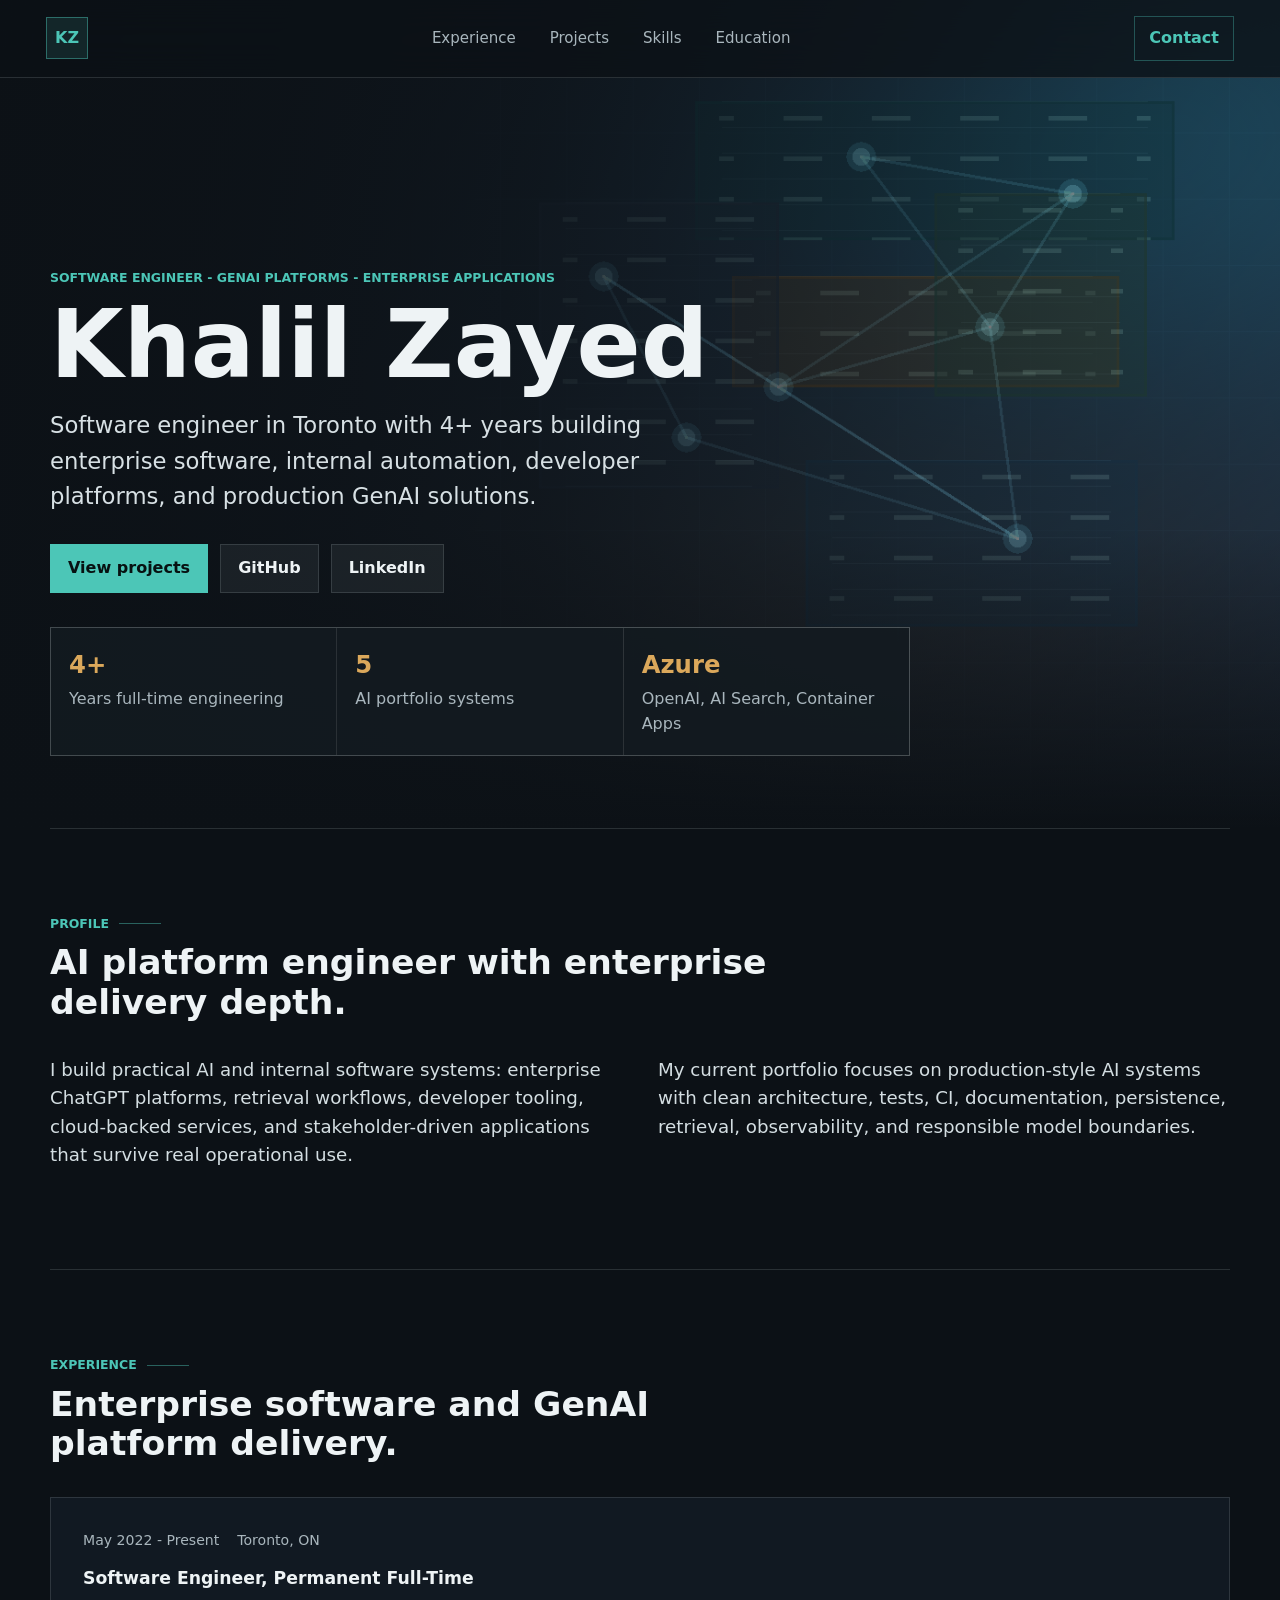
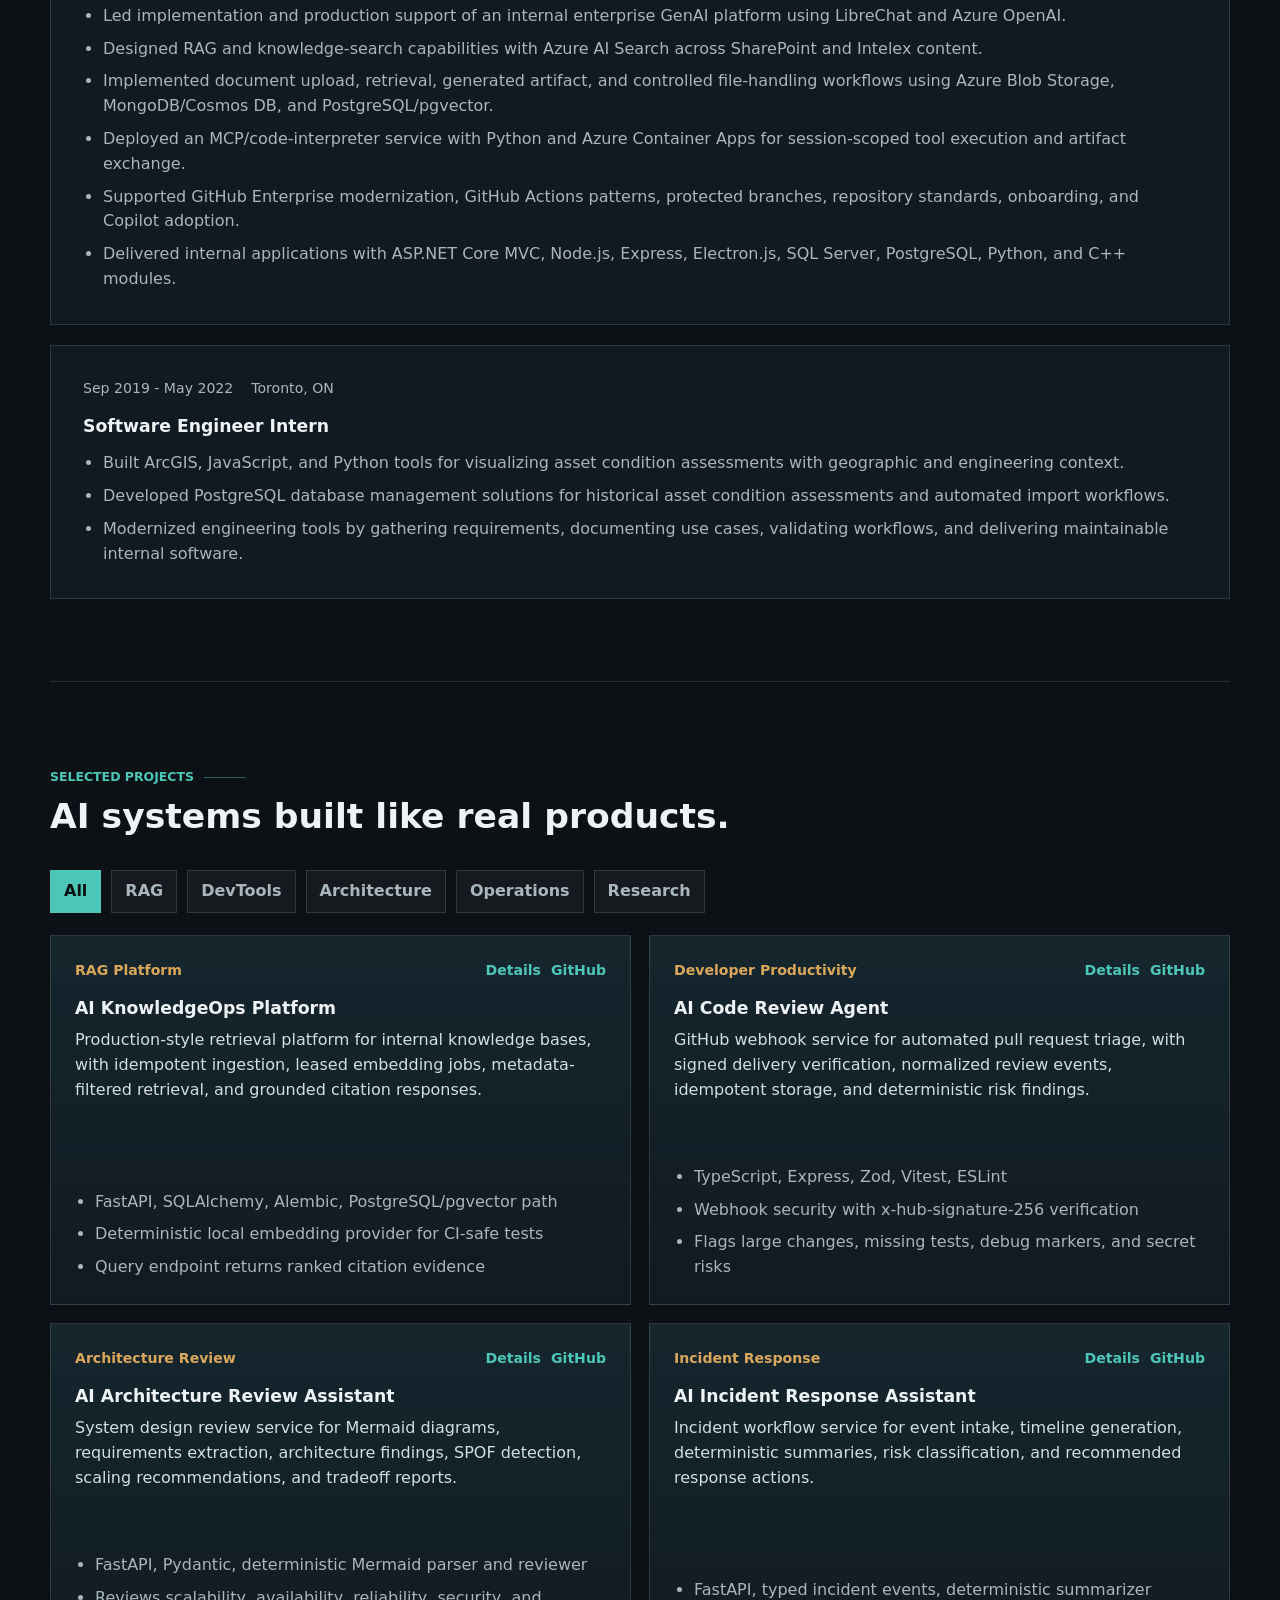
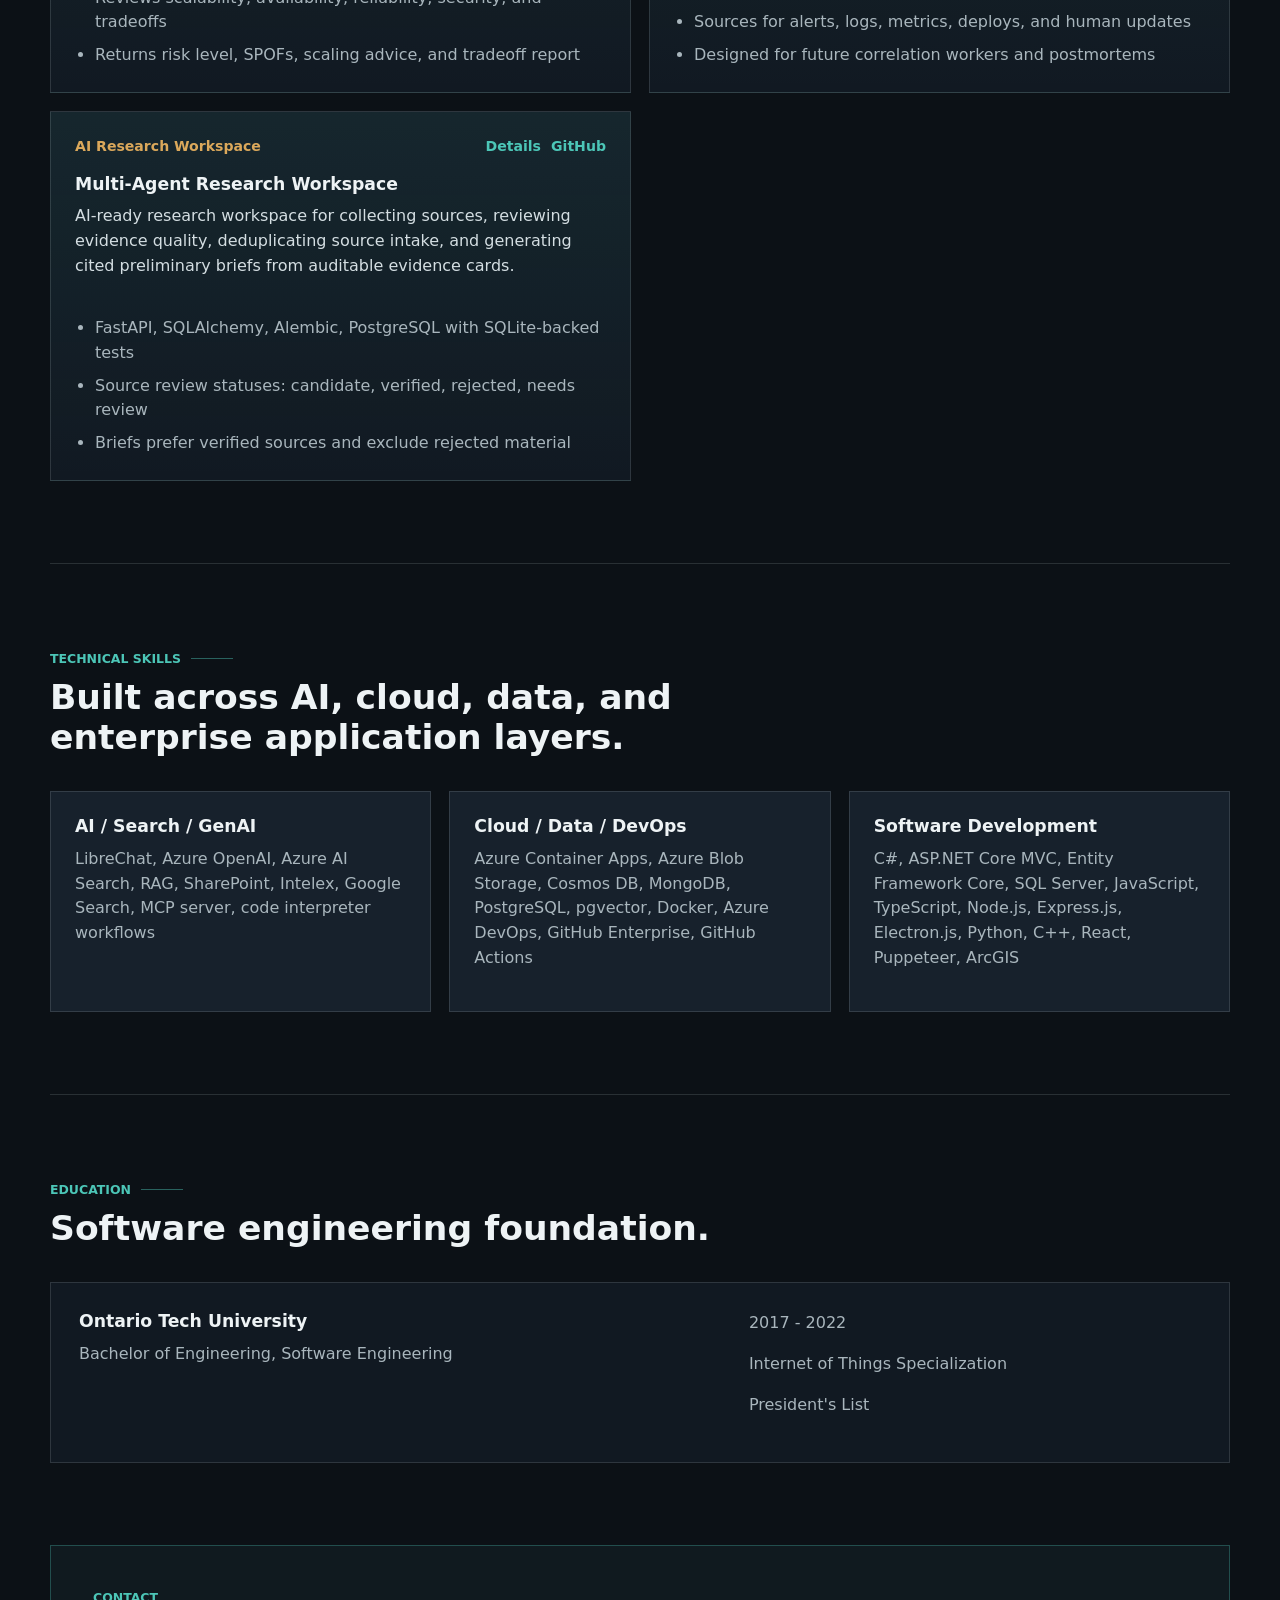
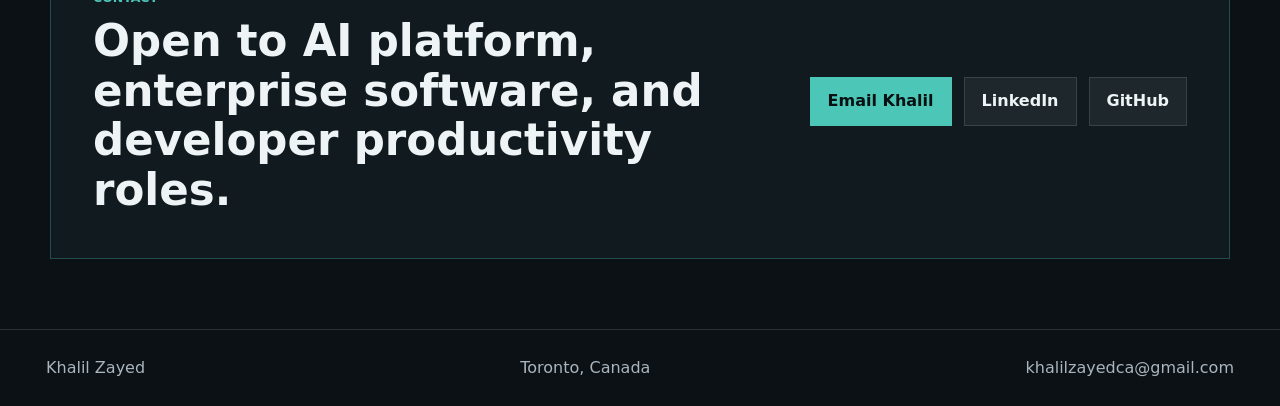
<file: index.html>
<!doctype html>
<html lang="en">
  <head>
    <meta charset="utf-8" />
    <meta name="viewport" content="width=device-width, initial-scale=1" />
    <meta
      name="description"
      content="Khalil Zayed - Software Engineer focused on GenAI platforms, enterprise applications, developer productivity, and AI product engineering."
    />
    <title>Khalil Zayed | Software Engineer</title>
    <link rel="preload" href="assets/hero-tech-workspace.png" as="image" />
    <link rel="stylesheet" href="styles.css" />
  </head>
  <body>
    <header class="site-header" data-header>
      <a class="brand" href="#top" aria-label="Khalil Zayed home">KZ</a>
      <nav class="nav" aria-label="Primary navigation">
        <a href="#experience">Experience</a>
        <a href="#projects">Projects</a>
        <a href="#skills">Skills</a>
        <a href="#education">Education</a>
      </nav>
      <a class="header-action" href="mailto:khalilzayedca@gmail.com">Contact</a>
    </header>

    <main id="top">
      <section class="hero" aria-labelledby="hero-title">
        <img
          class="hero-media"
          src="assets/hero-tech-workspace.png"
          alt="Abstract workstation with AI system dashboards and architecture panels"
        />
        <div class="hero-scrim"></div>
        <div class="hero-content">
          <p class="eyebrow">Software Engineer - GenAI Platforms - Enterprise Applications</p>
          <h1 id="hero-title">Khalil Zayed</h1>
          <p class="hero-copy">
            Software engineer in Toronto with 4+ years building enterprise software,
            internal automation, developer platforms, and production GenAI solutions.
          </p>
          <div class="hero-actions" aria-label="Profile links">
            <a class="button primary" href="#projects">View projects</a>
            <a class="button secondary" href="https://github.com/Zayedkz">GitHub</a>
            <a class="button secondary" href="https://linkedin.com/in/khalil-zayed">LinkedIn</a>
          </div>
          <dl class="hero-metrics" aria-label="Profile highlights">
            <div>
              <dt>4+</dt>
              <dd>Years full-time engineering</dd>
            </div>
            <div>
              <dt>5</dt>
              <dd>AI portfolio systems</dd>
            </div>
            <div>
              <dt>Azure</dt>
              <dd>OpenAI, AI Search, Container Apps</dd>
            </div>
          </dl>
        </div>
      </section>

      <section class="section profile-section" aria-labelledby="profile-title">
        <div class="section-heading">
          <p class="eyebrow">Profile</p>
          <h2 id="profile-title">AI platform engineer with enterprise delivery depth.</h2>
        </div>
        <div class="profile-grid">
          <p>
            I build practical AI and internal software systems: enterprise ChatGPT
            platforms, retrieval workflows, developer tooling, cloud-backed services,
            and stakeholder-driven applications that survive real operational use.
          </p>
          <p>
            My current portfolio focuses on production-style AI systems with clean
            architecture, tests, CI, documentation, persistence, retrieval, observability,
            and responsible model boundaries.
          </p>
        </div>
      </section>

      <section class="section experience-section" id="experience" aria-labelledby="experience-title">
        <div class="section-heading">
          <p class="eyebrow">Experience</p>
          <h2 id="experience-title">Enterprise software and GenAI platform delivery.</h2>
        </div>
        <div class="timeline">
          <article class="role">
            <div class="role-meta">
              <span>May 2022 - Present</span>
              <span>Toronto, ON</span>
            </div>
            <h3>Software Engineer, Permanent Full-Time</h3>
            <ul>
              <li>
                Led implementation and production support of an internal enterprise GenAI
                platform using LibreChat and Azure OpenAI.
              </li>
              <li>
                Designed RAG and knowledge-search capabilities with Azure AI Search across
                SharePoint and Intelex content.
              </li>
              <li>
                Implemented document upload, retrieval, generated artifact, and controlled
                file-handling workflows using Azure Blob Storage, MongoDB/Cosmos DB, and
                PostgreSQL/pgvector.
              </li>
              <li>
                Deployed an MCP/code-interpreter service with Python and Azure Container Apps
                for session-scoped tool execution and artifact exchange.
              </li>
              <li>
                Supported GitHub Enterprise modernization, GitHub Actions patterns,
                protected branches, repository standards, onboarding, and Copilot adoption.
              </li>
              <li>
                Delivered internal applications with ASP.NET Core MVC, Node.js, Express,
                Electron.js, SQL Server, PostgreSQL, Python, and C++ modules.
              </li>
            </ul>
          </article>
          <article class="role">
            <div class="role-meta">
              <span>Sep 2019 - May 2022</span>
              <span>Toronto, ON</span>
            </div>
            <h3>Software Engineer Intern</h3>
            <ul>
              <li>
                Built ArcGIS, JavaScript, and Python tools for visualizing asset condition
                assessments with geographic and engineering context.
              </li>
              <li>
                Developed PostgreSQL database management solutions for historical asset
                condition assessments and automated import workflows.
              </li>
              <li>
                Modernized engineering tools by gathering requirements, documenting use
                cases, validating workflows, and delivering maintainable internal software.
              </li>
            </ul>
          </article>
        </div>
      </section>

      <section class="section projects-section" id="projects" aria-labelledby="projects-title">
        <div class="section-heading">
          <p class="eyebrow">Selected Projects</p>
          <h2 id="projects-title">AI systems built like real products.</h2>
        </div>
        <div class="project-toolbar" aria-label="Project filters">
          <button class="filter-button active" type="button" data-filter="all">All</button>
          <button class="filter-button" type="button" data-filter="rag">RAG</button>
          <button class="filter-button" type="button" data-filter="devtools">DevTools</button>
          <button class="filter-button" type="button" data-filter="architecture">Architecture</button>
          <button class="filter-button" type="button" data-filter="ops">Operations</button>
          <button class="filter-button" type="button" data-filter="research">Research</button>
        </div>
        <div class="project-grid">
          <article class="project-card" data-category="rag">
            <div class="project-topline">
              <span>RAG Platform</span>
              <div class="project-links">
                <a href="projects/ai-knowledgeops-platform.html">Details</a>
                <a href="https://github.com/Zayedkz/ai-knowledgeops-platform">GitHub</a>
              </div>
            </div>
            <h3>AI KnowledgeOps Platform</h3>
            <p>
              Production-style retrieval platform for internal knowledge bases, with
              idempotent ingestion, leased embedding jobs, metadata-filtered retrieval,
              and grounded citation responses.
            </p>
            <ul class="project-points">
              <li>FastAPI, SQLAlchemy, Alembic, PostgreSQL/pgvector path</li>
              <li>Deterministic local embedding provider for CI-safe tests</li>
              <li>Query endpoint returns ranked citation evidence</li>
            </ul>
          </article>

          <article class="project-card" data-category="devtools">
            <div class="project-topline">
              <span>Developer Productivity</span>
              <div class="project-links">
                <a href="projects/ai-code-review-agent.html">Details</a>
                <a href="https://github.com/Zayedkz/ai-code-review-agent">GitHub</a>
              </div>
            </div>
            <h3>AI Code Review Agent</h3>
            <p>
              GitHub webhook service for automated pull request triage, with signed
              delivery verification, normalized review events, idempotent storage, and
              deterministic risk findings.
            </p>
            <ul class="project-points">
              <li>TypeScript, Express, Zod, Vitest, ESLint</li>
              <li>Webhook security with x-hub-signature-256 verification</li>
              <li>Flags large changes, missing tests, debug markers, and secret risks</li>
            </ul>
          </article>

          <article class="project-card" data-category="architecture">
            <div class="project-topline">
              <span>Architecture Review</span>
              <div class="project-links">
                <a href="projects/ai-architecture-review-assistant.html">Details</a>
                <a href="https://github.com/Zayedkz/ai-architecture-review-assistant">GitHub</a>
              </div>
            </div>
            <h3>AI Architecture Review Assistant</h3>
            <p>
              System design review service for Mermaid diagrams, requirements extraction,
              architecture findings, SPOF detection, scaling recommendations, and
              tradeoff reports.
            </p>
            <ul class="project-points">
              <li>FastAPI, Pydantic, deterministic Mermaid parser and reviewer</li>
              <li>Reviews scalability, availability, reliability, security, and tradeoffs</li>
              <li>Returns risk level, SPOFs, scaling advice, and tradeoff report</li>
            </ul>
          </article>

          <article class="project-card" data-category="ops">
            <div class="project-topline">
              <span>Incident Response</span>
              <div class="project-links">
                <a href="projects/ai-incident-response-assistant.html">Details</a>
                <a href="https://github.com/Zayedkz/ai-incident-response-assistant">GitHub</a>
              </div>
            </div>
            <h3>AI Incident Response Assistant</h3>
            <p>
              Incident workflow service for event intake, timeline generation, deterministic
              summaries, risk classification, and recommended response actions.
            </p>
            <ul class="project-points">
              <li>FastAPI, typed incident events, deterministic summarizer</li>
              <li>Sources for alerts, logs, metrics, deploys, and human updates</li>
              <li>Designed for future correlation workers and postmortems</li>
            </ul>
          </article>

          <article class="project-card" data-category="research">
            <div class="project-topline">
              <span>AI Research Workspace</span>
              <div class="project-links">
                <a href="projects/multi-agent-research-workspace.html">Details</a>
                <a href="https://github.com/Zayedkz/multi-agent-research-workspace">GitHub</a>
              </div>
            </div>
            <h3>Multi-Agent Research Workspace</h3>
            <p>
              AI-ready research workspace for collecting sources, reviewing evidence
              quality, deduplicating source intake, and generating cited preliminary briefs
              from auditable evidence cards.
            </p>
            <ul class="project-points">
              <li>FastAPI, SQLAlchemy, Alembic, PostgreSQL with SQLite-backed tests</li>
              <li>Source review statuses: candidate, verified, rejected, needs review</li>
              <li>Briefs prefer verified sources and exclude rejected material</li>
            </ul>
          </article>
        </div>
      </section>

      <section class="section skills-section" id="skills" aria-labelledby="skills-title">
        <div class="section-heading">
          <p class="eyebrow">Technical Skills</p>
          <h2 id="skills-title">Built across AI, cloud, data, and enterprise application layers.</h2>
        </div>
        <div class="skills-layout">
          <div class="skill-group">
            <h3>AI / Search / GenAI</h3>
            <p>LibreChat, Azure OpenAI, Azure AI Search, RAG, SharePoint, Intelex, Google Search, MCP server, code interpreter workflows</p>
          </div>
          <div class="skill-group">
            <h3>Cloud / Data / DevOps</h3>
            <p>Azure Container Apps, Azure Blob Storage, Cosmos DB, MongoDB, PostgreSQL, pgvector, Docker, Azure DevOps, GitHub Enterprise, GitHub Actions</p>
          </div>
          <div class="skill-group">
            <h3>Software Development</h3>
            <p>C#, ASP.NET Core MVC, Entity Framework Core, SQL Server, JavaScript, TypeScript, Node.js, Express.js, Electron.js, Python, C++, React, Puppeteer, ArcGIS</p>
          </div>
        </div>
      </section>

      <section class="section education-section" id="education" aria-labelledby="education-title">
        <div class="section-heading">
          <p class="eyebrow">Education</p>
          <h2 id="education-title">Software engineering foundation.</h2>
        </div>
        <div class="education-panel">
          <div>
            <h3>Ontario Tech University</h3>
            <p>Bachelor of Engineering, Software Engineering</p>
          </div>
          <div>
            <p>2017 - 2022</p>
            <p>Internet of Things Specialization</p>
            <p>President's List</p>
          </div>
        </div>
      </section>

      <section class="contact-section" aria-labelledby="contact-title">
        <div>
          <p class="eyebrow">Contact</p>
          <h2 id="contact-title">Open to AI platform, enterprise software, and developer productivity roles.</h2>
        </div>
        <div class="contact-actions">
          <a class="button primary" href="mailto:khalilzayedca@gmail.com">Email Khalil</a>
          <a class="button secondary" href="https://linkedin.com/in/khalil-zayed">LinkedIn</a>
          <a class="button secondary" href="https://github.com/Zayedkz">GitHub</a>
        </div>
      </section>
    </main>

    <footer class="footer">
      <span>Khalil Zayed</span>
      <span>Toronto, Canada</span>
      <span>khalilzayedca@gmail.com</span>
    </footer>

    <script src="script.js"></script>
  </body>
</html>
</file>
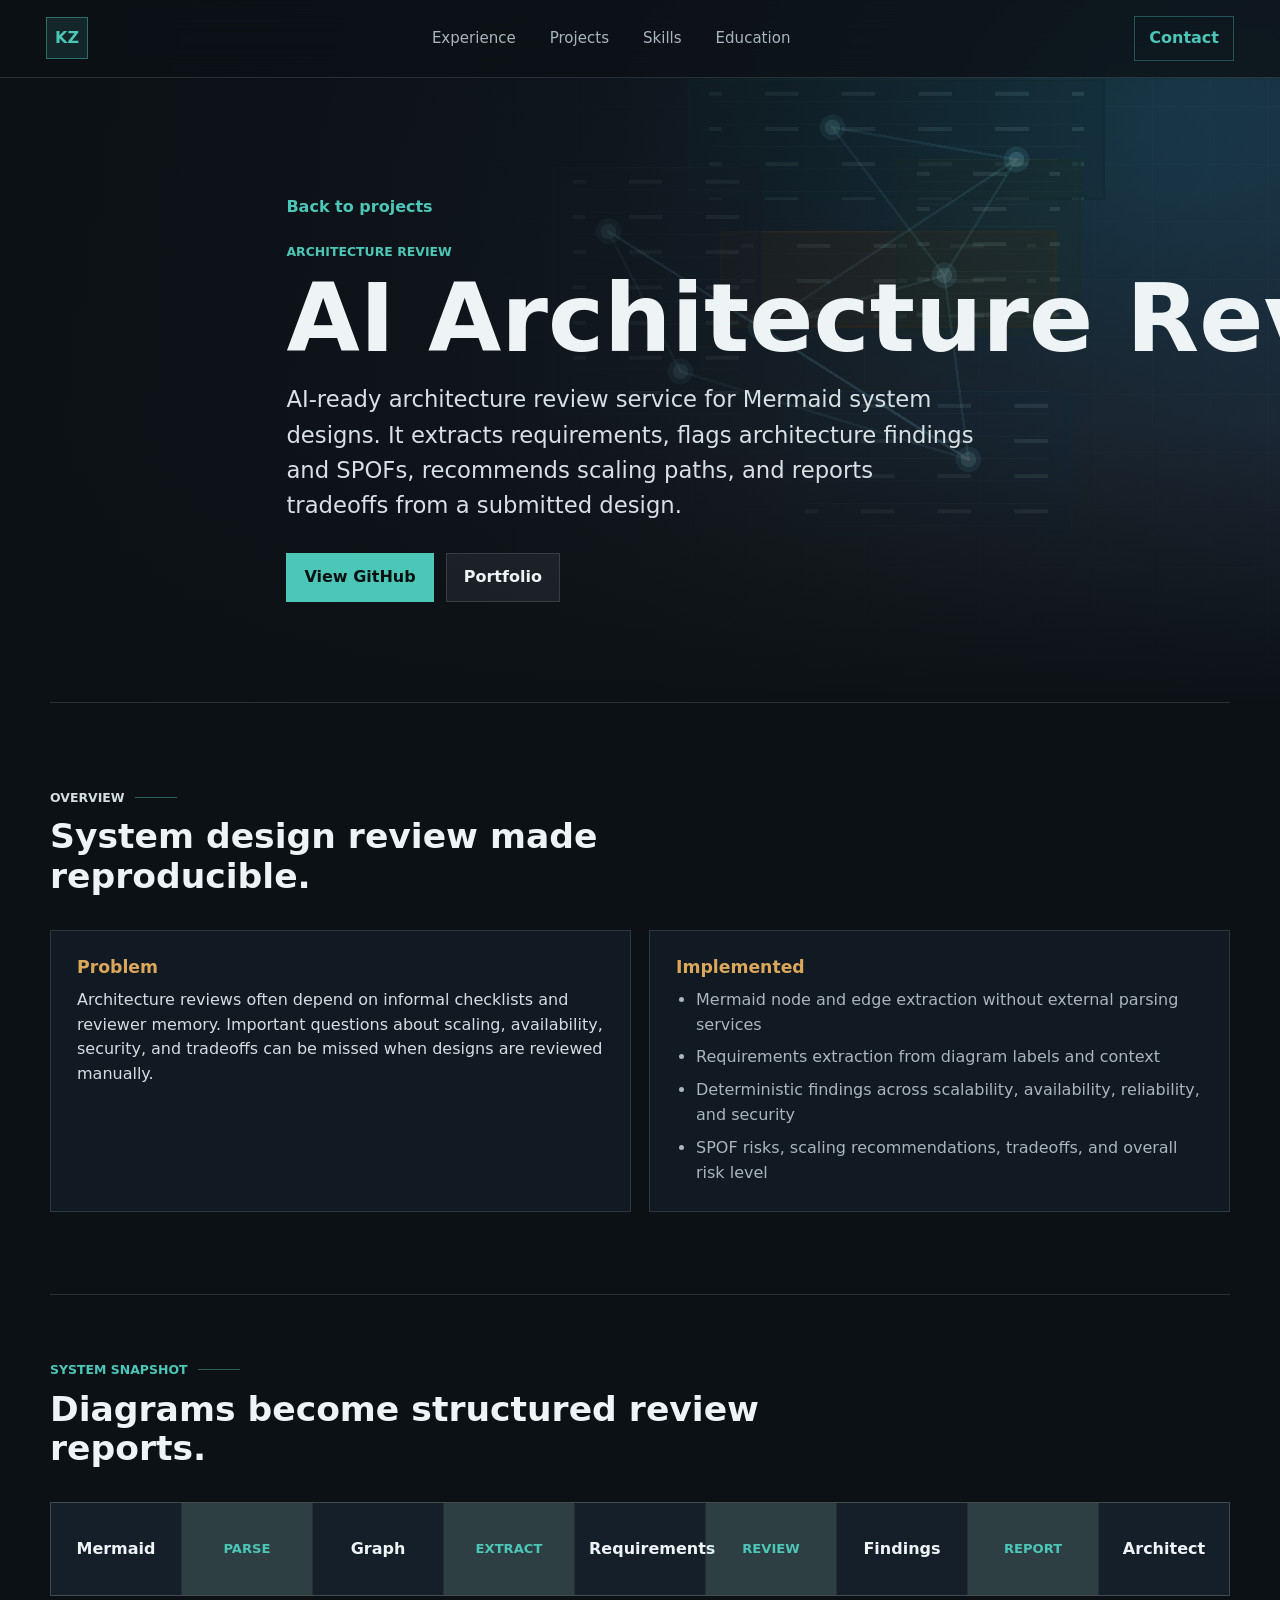
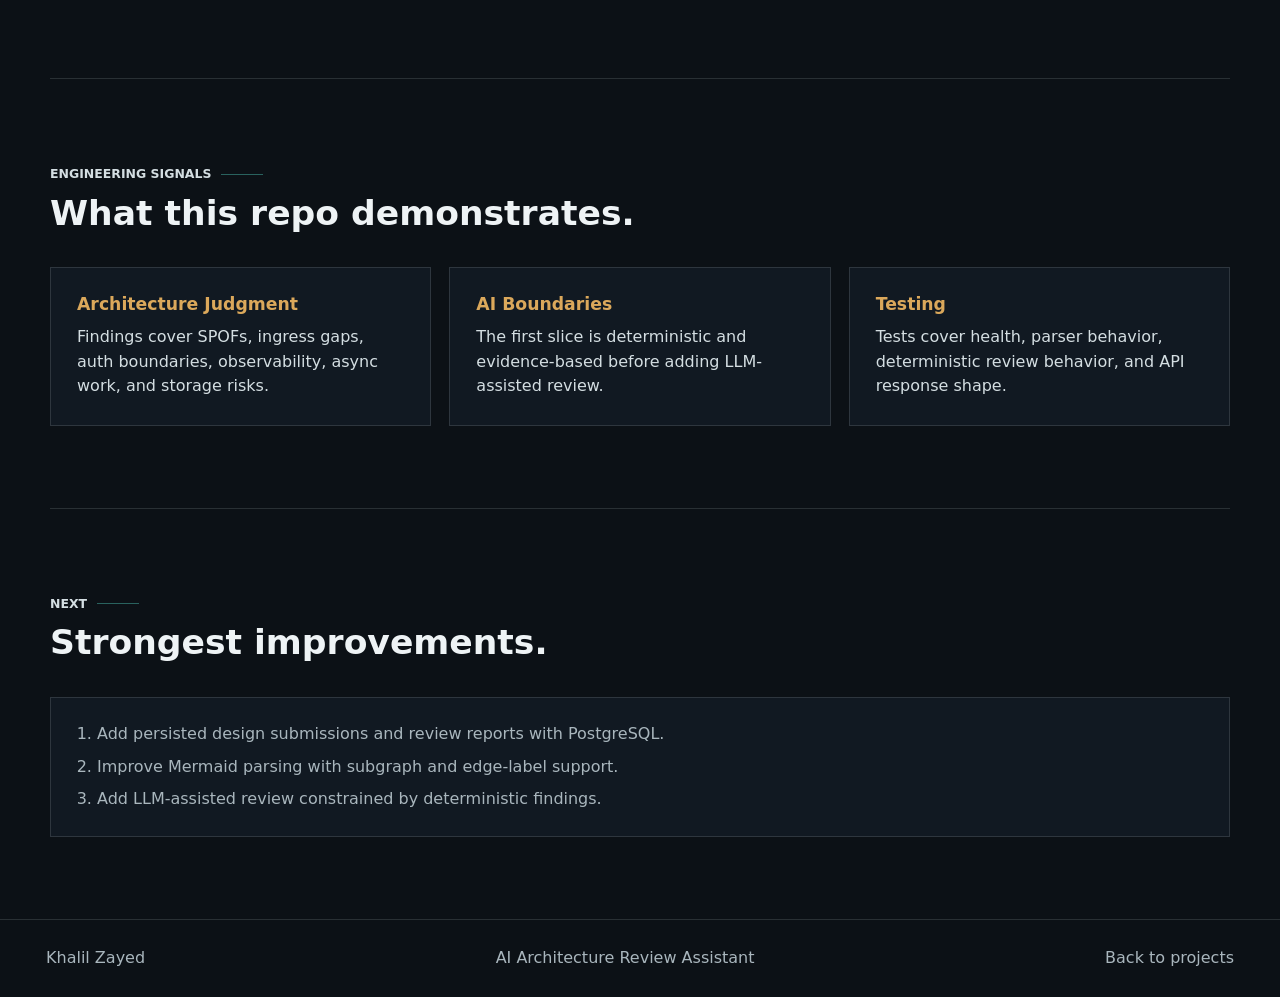
<file: projects/ai-architecture-review-assistant.html>
<!doctype html>
<html lang="en">
  <head>
    <meta charset="utf-8" />
    <meta name="viewport" content="width=device-width, initial-scale=1" />
    <meta
      name="description"
      content="AI Architecture Review Assistant project detail: Mermaid diagram input, requirements extraction, architecture findings, SPOF detection, scaling recommendations, and tradeoff reports."
    />
    <title>AI Architecture Review Assistant | Khalil Zayed</title>
    <link rel="preload" href="../assets/hero-tech-workspace.png" as="image" />
    <link rel="stylesheet" href="../styles.css" />
  </head>
  <body>
    <header class="site-header" data-header>
      <a class="brand" href="../index.html#top" aria-label="Khalil Zayed home">KZ</a>
      <nav class="nav" aria-label="Primary navigation">
        <a href="../index.html#experience">Experience</a>
        <a href="../index.html#projects">Projects</a>
        <a href="../index.html#skills">Skills</a>
        <a href="../index.html#education">Education</a>
      </nav>
      <a class="header-action" href="mailto:khalilzayedca@gmail.com">Contact</a>
    </header>

    <main class="detail-main">
      <section class="detail-hero" aria-labelledby="project-title">
        <img
          class="detail-media"
          src="../assets/hero-tech-workspace.png"
          alt="Architecture review workspace dashboard"
        />
        <div class="detail-scrim"></div>
        <div class="detail-hero-content">
          <a class="back-link" href="../index.html#projects">Back to projects</a>
          <p class="eyebrow">Architecture Review</p>
          <h1 id="project-title">AI Architecture Review Assistant</h1>
          <p class="hero-copy">
            AI-ready architecture review service for Mermaid system designs. It extracts
            requirements, flags architecture findings and SPOFs, recommends scaling paths,
            and reports tradeoffs from a submitted design.
          </p>
          <div class="hero-actions">
            <a class="button primary" href="https://github.com/Zayedkz/ai-architecture-review-assistant">View GitHub</a>
            <a class="button secondary" href="../index.html#projects">Portfolio</a>
          </div>
        </div>
      </section>

      <section class="section detail-section" aria-labelledby="overview-title">
        <div class="section-heading">
          <p class="eyebrow">Overview</p>
          <h2 id="overview-title">System design review made reproducible.</h2>
        </div>
        <div class="detail-grid">
          <div>
            <h3>Problem</h3>
            <p>
              Architecture reviews often depend on informal checklists and reviewer memory.
              Important questions about scaling, availability, security, and tradeoffs can
              be missed when designs are reviewed manually.
            </p>
          </div>
          <div>
            <h3>Implemented</h3>
            <ul class="detail-list">
              <li>Mermaid node and edge extraction without external parsing services</li>
              <li>Requirements extraction from diagram labels and context</li>
              <li>Deterministic findings across scalability, availability, reliability, and security</li>
              <li>SPOF risks, scaling recommendations, tradeoffs, and overall risk level</li>
            </ul>
          </div>
        </div>
      </section>

      <section class="section snapshot-section" aria-labelledby="snapshot-title">
        <div class="section-heading">
          <p class="eyebrow">System Snapshot</p>
          <h2 id="snapshot-title">Diagrams become structured review reports.</h2>
        </div>
        <div class="system-snapshot">
          <div class="snapshot-node">Mermaid</div>
          <div class="snapshot-arrow">parse</div>
          <div class="snapshot-node">Graph</div>
          <div class="snapshot-arrow">extract</div>
          <div class="snapshot-node">Requirements</div>
          <div class="snapshot-arrow">review</div>
          <div class="snapshot-node">Findings</div>
          <div class="snapshot-arrow">report</div>
          <div class="snapshot-node">Architect</div>
        </div>
      </section>

      <section class="section detail-section" aria-labelledby="signals-title">
        <div class="section-heading">
          <p class="eyebrow">Engineering Signals</p>
          <h2 id="signals-title">What this repo demonstrates.</h2>
        </div>
        <div class="detail-grid three">
          <div>
            <h3>Architecture Judgment</h3>
            <p>Findings cover SPOFs, ingress gaps, auth boundaries, observability, async work, and storage risks.</p>
          </div>
          <div>
            <h3>AI Boundaries</h3>
            <p>The first slice is deterministic and evidence-based before adding LLM-assisted review.</p>
          </div>
          <div>
            <h3>Testing</h3>
            <p>Tests cover health, parser behavior, deterministic review behavior, and API response shape.</p>
          </div>
        </div>
      </section>

      <section class="section next-section" aria-labelledby="next-title">
        <div class="section-heading">
          <p class="eyebrow">Next</p>
          <h2 id="next-title">Strongest improvements.</h2>
        </div>
        <ol class="numbered-list">
          <li>Add persisted design submissions and review reports with PostgreSQL.</li>
          <li>Improve Mermaid parsing with subgraph and edge-label support.</li>
          <li>Add LLM-assisted review constrained by deterministic findings.</li>
        </ol>
      </section>
    </main>

    <footer class="footer">
      <span>Khalil Zayed</span>
      <span>AI Architecture Review Assistant</span>
      <span><a href="../index.html#projects">Back to projects</a></span>
    </footer>
  </body>
</html>
</file>
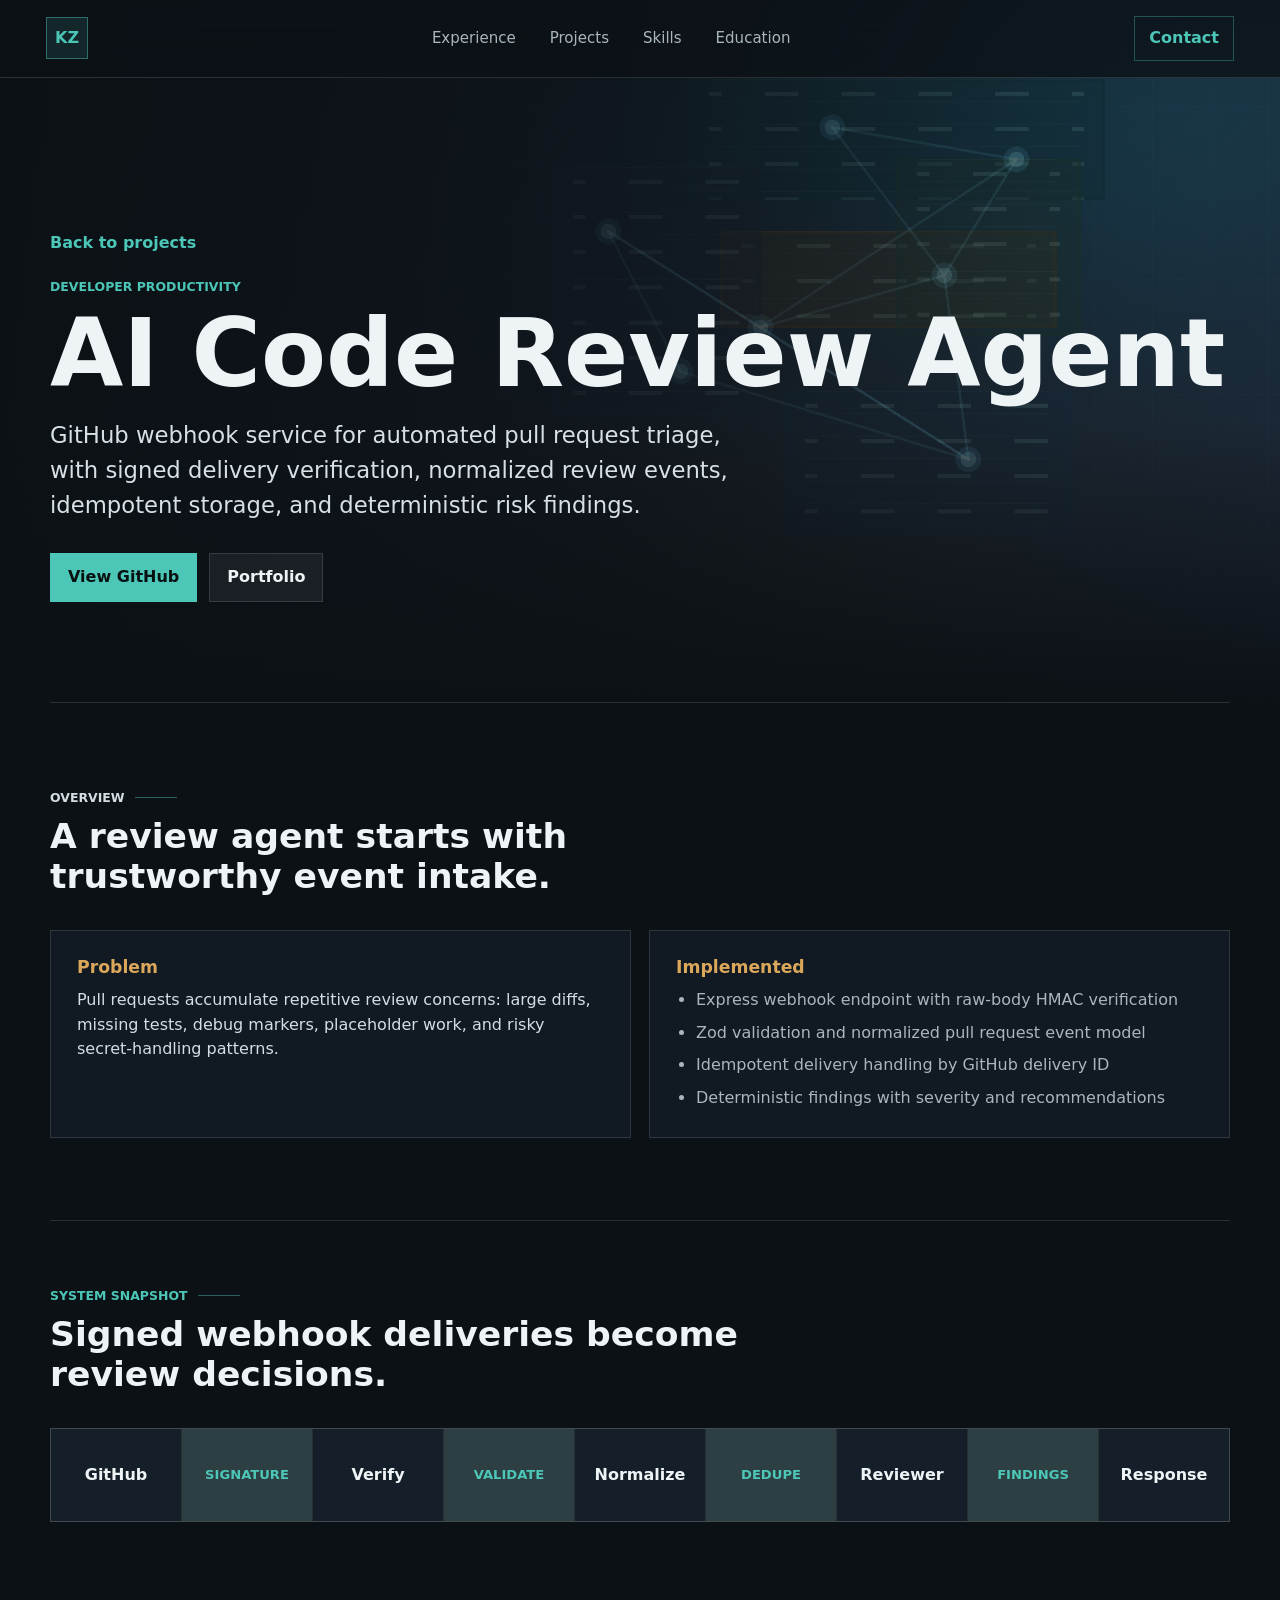
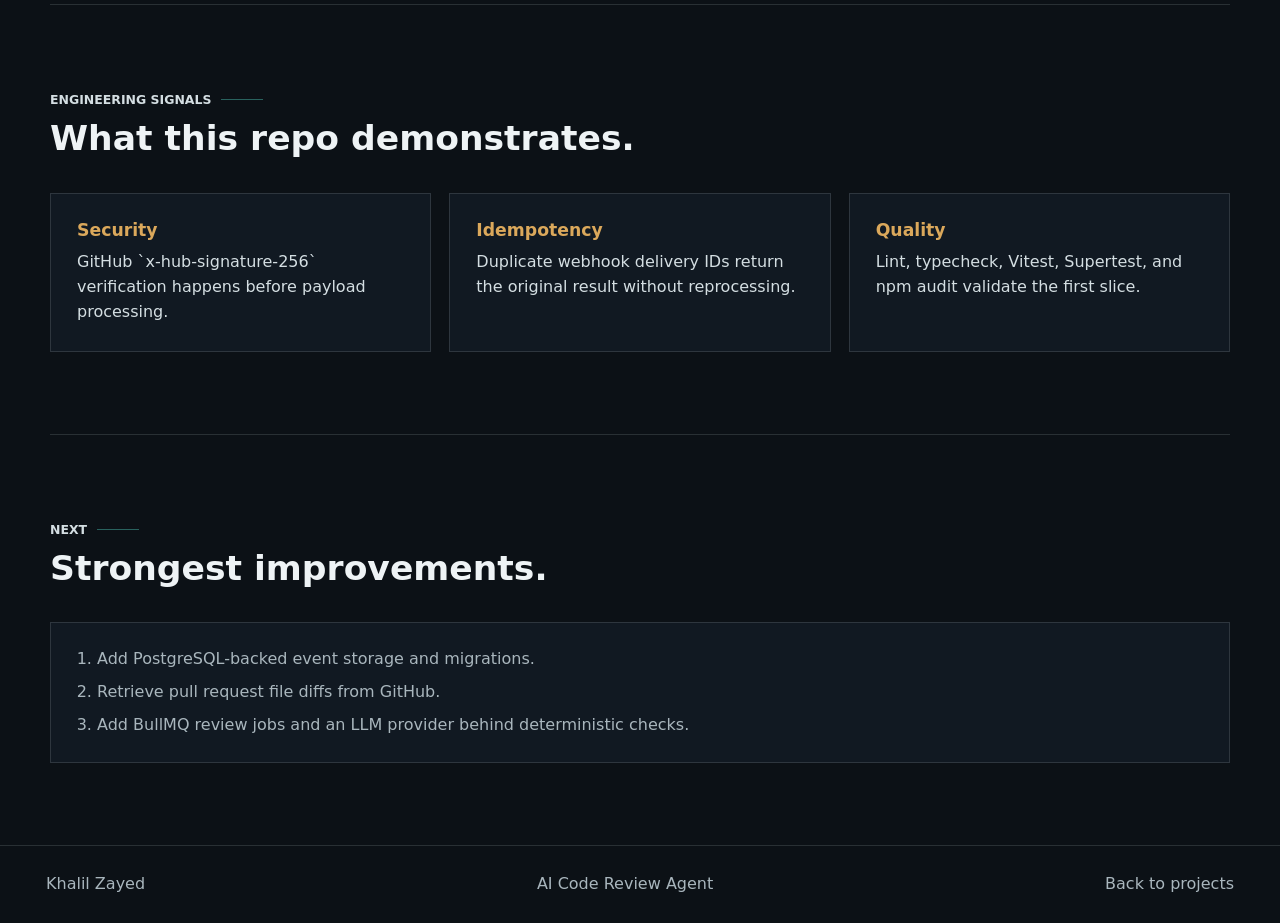
<file: projects/ai-code-review-agent.html>
<!doctype html>
<html lang="en">
  <head>
    <meta charset="utf-8" />
    <meta name="viewport" content="width=device-width, initial-scale=1" />
    <meta
      name="description"
      content="AI Code Review Agent project detail: signed GitHub webhook intake, pull request normalization, idempotent event handling, and deterministic review findings."
    />
    <title>AI Code Review Agent | Khalil Zayed</title>
    <link rel="preload" href="../assets/hero-tech-workspace.png" as="image" />
    <link rel="stylesheet" href="../styles.css" />
  </head>
  <body>
    <header class="site-header" data-header>
      <a class="brand" href="../index.html#top" aria-label="Khalil Zayed home">KZ</a>
      <nav class="nav" aria-label="Primary navigation">
        <a href="../index.html#experience">Experience</a>
        <a href="../index.html#projects">Projects</a>
        <a href="../index.html#skills">Skills</a>
        <a href="../index.html#education">Education</a>
      </nav>
      <a class="header-action" href="mailto:khalilzayedca@gmail.com">Contact</a>
    </header>

    <main class="detail-main">
      <section class="detail-hero" aria-labelledby="project-title">
        <img class="detail-media" src="../assets/hero-tech-workspace.png" alt="Developer tooling dashboard" />
        <div class="detail-scrim"></div>
        <div class="detail-hero-content">
          <a class="back-link" href="../index.html#projects">Back to projects</a>
          <p class="eyebrow">Developer Productivity</p>
          <h1 id="project-title">AI Code Review Agent</h1>
          <p class="hero-copy">
            GitHub webhook service for automated pull request triage, with signed delivery
            verification, normalized review events, idempotent storage, and deterministic
            risk findings.
          </p>
          <div class="hero-actions">
            <a class="button primary" href="https://github.com/Zayedkz/ai-code-review-agent">View GitHub</a>
            <a class="button secondary" href="../index.html#projects">Portfolio</a>
          </div>
        </div>
      </section>

      <section class="section detail-section" aria-labelledby="overview-title">
        <div class="section-heading">
          <p class="eyebrow">Overview</p>
          <h2 id="overview-title">A review agent starts with trustworthy event intake.</h2>
        </div>
        <div class="detail-grid">
          <div>
            <h3>Problem</h3>
            <p>
              Pull requests accumulate repetitive review concerns: large diffs, missing
              tests, debug markers, placeholder work, and risky secret-handling patterns.
            </p>
          </div>
          <div>
            <h3>Implemented</h3>
            <ul class="detail-list">
              <li>Express webhook endpoint with raw-body HMAC verification</li>
              <li>Zod validation and normalized pull request event model</li>
              <li>Idempotent delivery handling by GitHub delivery ID</li>
              <li>Deterministic findings with severity and recommendations</li>
            </ul>
          </div>
        </div>
      </section>

      <section class="section snapshot-section" aria-labelledby="snapshot-title">
        <div class="section-heading">
          <p class="eyebrow">System Snapshot</p>
          <h2 id="snapshot-title">Signed webhook deliveries become review decisions.</h2>
        </div>
        <div class="system-snapshot">
          <div class="snapshot-node">GitHub</div>
          <div class="snapshot-arrow">signature</div>
          <div class="snapshot-node">Verify</div>
          <div class="snapshot-arrow">validate</div>
          <div class="snapshot-node">Normalize</div>
          <div class="snapshot-arrow">dedupe</div>
          <div class="snapshot-node">Reviewer</div>
          <div class="snapshot-arrow">findings</div>
          <div class="snapshot-node">Response</div>
        </div>
      </section>

      <section class="section detail-section" aria-labelledby="signals-title">
        <div class="section-heading">
          <p class="eyebrow">Engineering Signals</p>
          <h2 id="signals-title">What this repo demonstrates.</h2>
        </div>
        <div class="detail-grid three">
          <div>
            <h3>Security</h3>
            <p>GitHub `x-hub-signature-256` verification happens before payload processing.</p>
          </div>
          <div>
            <h3>Idempotency</h3>
            <p>Duplicate webhook delivery IDs return the original result without reprocessing.</p>
          </div>
          <div>
            <h3>Quality</h3>
            <p>Lint, typecheck, Vitest, Supertest, and npm audit validate the first slice.</p>
          </div>
        </div>
      </section>

      <section class="section next-section" aria-labelledby="next-title">
        <div class="section-heading">
          <p class="eyebrow">Next</p>
          <h2 id="next-title">Strongest improvements.</h2>
        </div>
        <ol class="numbered-list">
          <li>Add PostgreSQL-backed event storage and migrations.</li>
          <li>Retrieve pull request file diffs from GitHub.</li>
          <li>Add BullMQ review jobs and an LLM provider behind deterministic checks.</li>
        </ol>
      </section>
    </main>

    <footer class="footer">
      <span>Khalil Zayed</span>
      <span>AI Code Review Agent</span>
      <span><a href="../index.html#projects">Back to projects</a></span>
    </footer>
  </body>
</html>
</file>
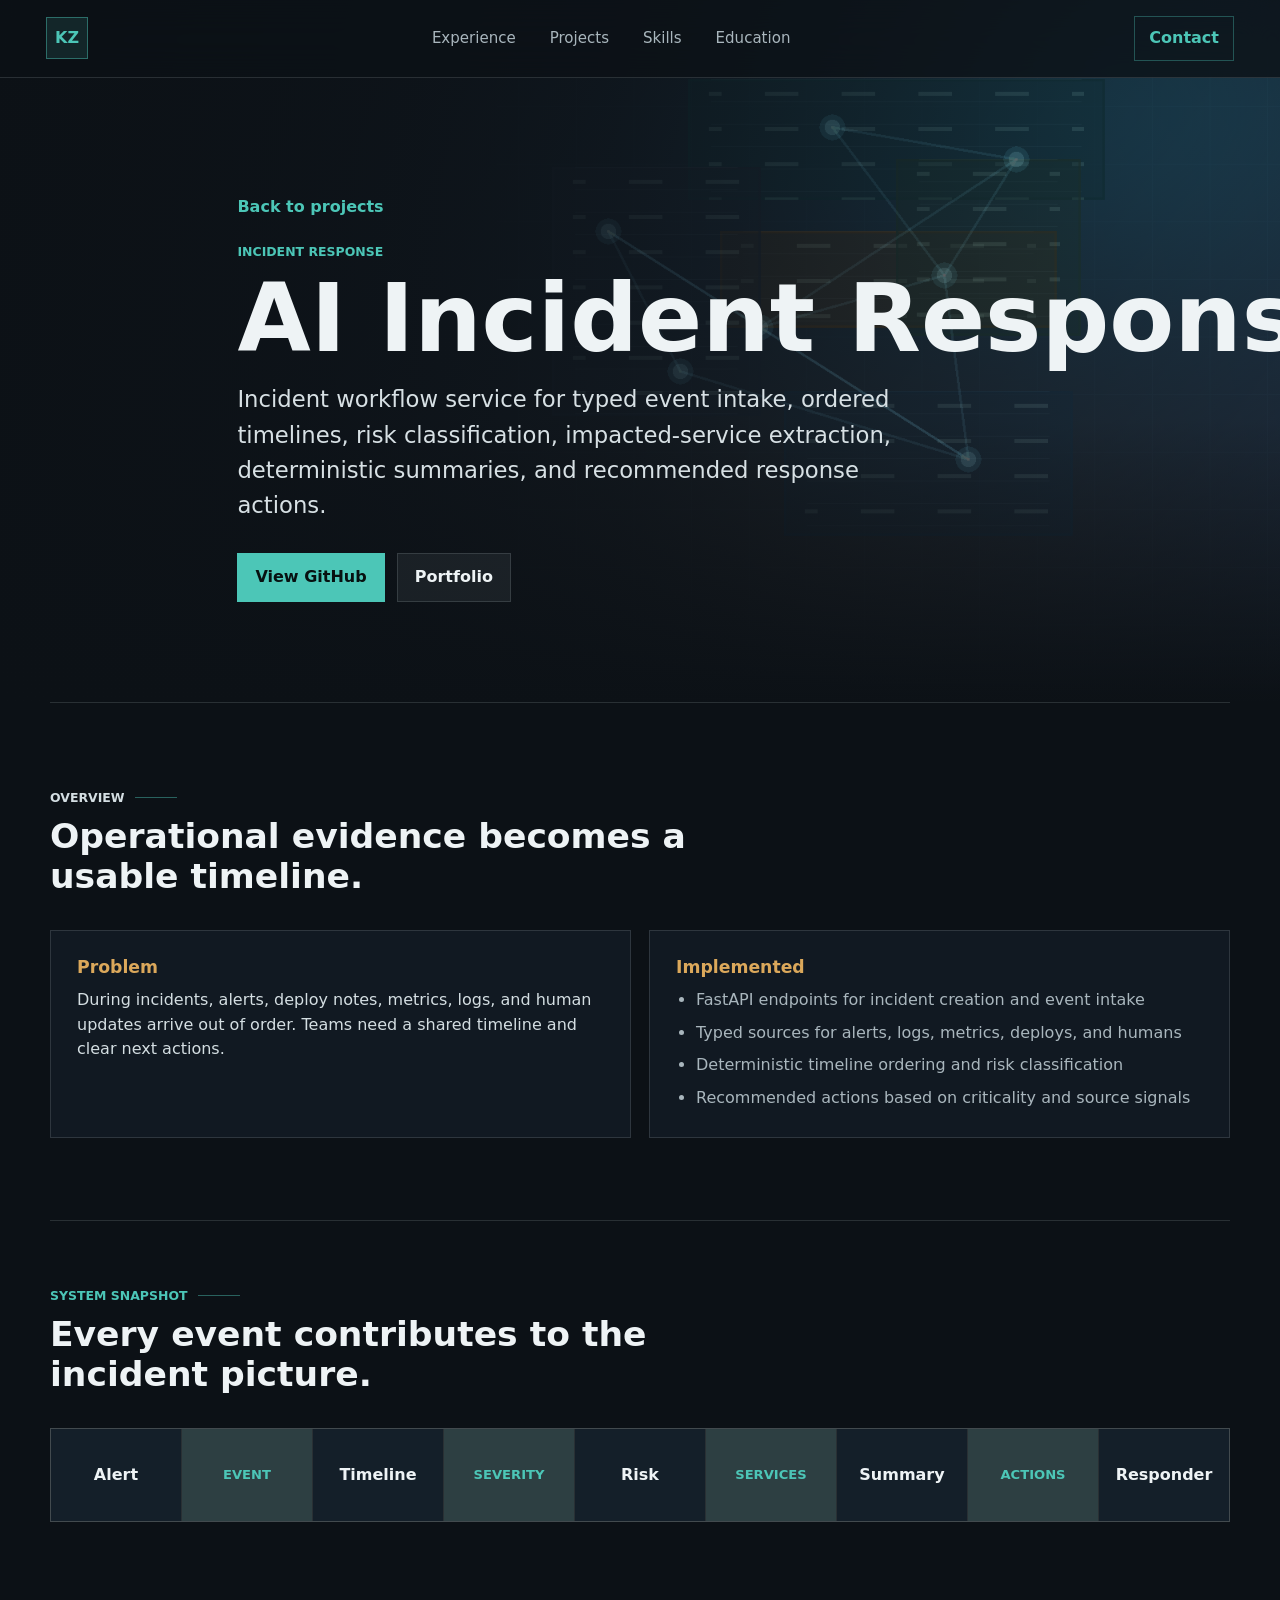
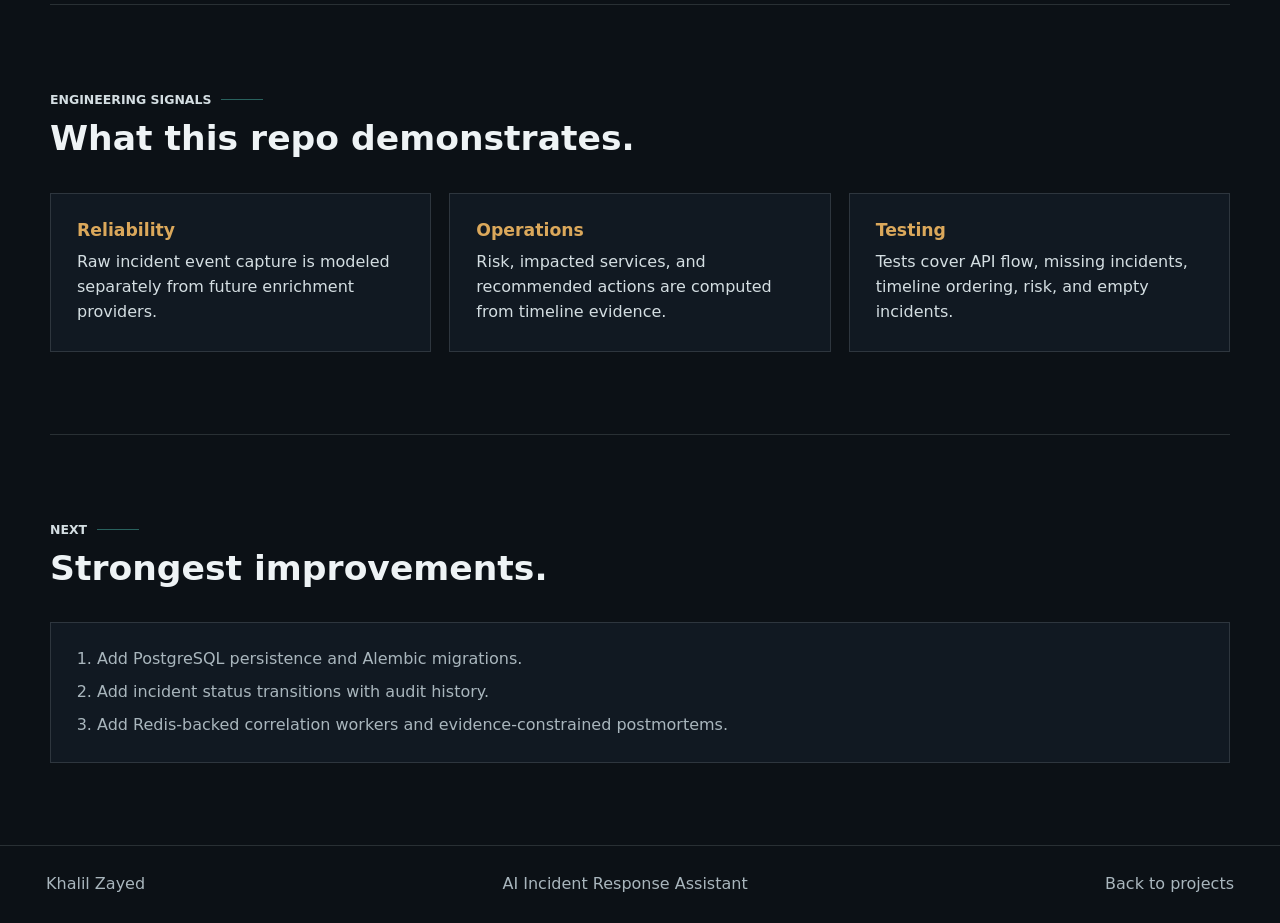
<file: projects/ai-incident-response-assistant.html>
<!doctype html>
<html lang="en">
  <head>
    <meta charset="utf-8" />
    <meta name="viewport" content="width=device-width, initial-scale=1" />
    <meta
      name="description"
      content="AI Incident Response Assistant project detail: typed event intake, ordered timelines, risk classification, and deterministic incident summaries."
    />
    <title>AI Incident Response Assistant | Khalil Zayed</title>
    <link rel="preload" href="../assets/hero-tech-workspace.png" as="image" />
    <link rel="stylesheet" href="../styles.css" />
  </head>
  <body>
    <header class="site-header" data-header>
      <a class="brand" href="../index.html#top" aria-label="Khalil Zayed home">KZ</a>
      <nav class="nav" aria-label="Primary navigation">
        <a href="../index.html#experience">Experience</a>
        <a href="../index.html#projects">Projects</a>
        <a href="../index.html#skills">Skills</a>
        <a href="../index.html#education">Education</a>
      </nav>
      <a class="header-action" href="mailto:khalilzayedca@gmail.com">Contact</a>
    </header>

    <main class="detail-main">
      <section class="detail-hero" aria-labelledby="project-title">
        <img class="detail-media" src="../assets/hero-tech-workspace.png" alt="Incident operations dashboard" />
        <div class="detail-scrim"></div>
        <div class="detail-hero-content">
          <a class="back-link" href="../index.html#projects">Back to projects</a>
          <p class="eyebrow">Incident Response</p>
          <h1 id="project-title">AI Incident Response Assistant</h1>
          <p class="hero-copy">
            Incident workflow service for typed event intake, ordered timelines, risk
            classification, impacted-service extraction, deterministic summaries, and
            recommended response actions.
          </p>
          <div class="hero-actions">
            <a class="button primary" href="https://github.com/Zayedkz/ai-incident-response-assistant">View GitHub</a>
            <a class="button secondary" href="../index.html#projects">Portfolio</a>
          </div>
        </div>
      </section>

      <section class="section detail-section" aria-labelledby="overview-title">
        <div class="section-heading">
          <p class="eyebrow">Overview</p>
          <h2 id="overview-title">Operational evidence becomes a usable timeline.</h2>
        </div>
        <div class="detail-grid">
          <div>
            <h3>Problem</h3>
            <p>
              During incidents, alerts, deploy notes, metrics, logs, and human updates
              arrive out of order. Teams need a shared timeline and clear next actions.
            </p>
          </div>
          <div>
            <h3>Implemented</h3>
            <ul class="detail-list">
              <li>FastAPI endpoints for incident creation and event intake</li>
              <li>Typed sources for alerts, logs, metrics, deploys, and humans</li>
              <li>Deterministic timeline ordering and risk classification</li>
              <li>Recommended actions based on criticality and source signals</li>
            </ul>
          </div>
        </div>
      </section>

      <section class="section snapshot-section" aria-labelledby="snapshot-title">
        <div class="section-heading">
          <p class="eyebrow">System Snapshot</p>
          <h2 id="snapshot-title">Every event contributes to the incident picture.</h2>
        </div>
        <div class="system-snapshot">
          <div class="snapshot-node">Alert</div>
          <div class="snapshot-arrow">event</div>
          <div class="snapshot-node">Timeline</div>
          <div class="snapshot-arrow">severity</div>
          <div class="snapshot-node">Risk</div>
          <div class="snapshot-arrow">services</div>
          <div class="snapshot-node">Summary</div>
          <div class="snapshot-arrow">actions</div>
          <div class="snapshot-node">Responder</div>
        </div>
      </section>

      <section class="section detail-section" aria-labelledby="signals-title">
        <div class="section-heading">
          <p class="eyebrow">Engineering Signals</p>
          <h2 id="signals-title">What this repo demonstrates.</h2>
        </div>
        <div class="detail-grid three">
          <div>
            <h3>Reliability</h3>
            <p>Raw incident event capture is modeled separately from future enrichment providers.</p>
          </div>
          <div>
            <h3>Operations</h3>
            <p>Risk, impacted services, and recommended actions are computed from timeline evidence.</p>
          </div>
          <div>
            <h3>Testing</h3>
            <p>Tests cover API flow, missing incidents, timeline ordering, risk, and empty incidents.</p>
          </div>
        </div>
      </section>

      <section class="section next-section" aria-labelledby="next-title">
        <div class="section-heading">
          <p class="eyebrow">Next</p>
          <h2 id="next-title">Strongest improvements.</h2>
        </div>
        <ol class="numbered-list">
          <li>Add PostgreSQL persistence and Alembic migrations.</li>
          <li>Add incident status transitions with audit history.</li>
          <li>Add Redis-backed correlation workers and evidence-constrained postmortems.</li>
        </ol>
      </section>
    </main>

    <footer class="footer">
      <span>Khalil Zayed</span>
      <span>AI Incident Response Assistant</span>
      <span><a href="../index.html#projects">Back to projects</a></span>
    </footer>
  </body>
</html>
</file>
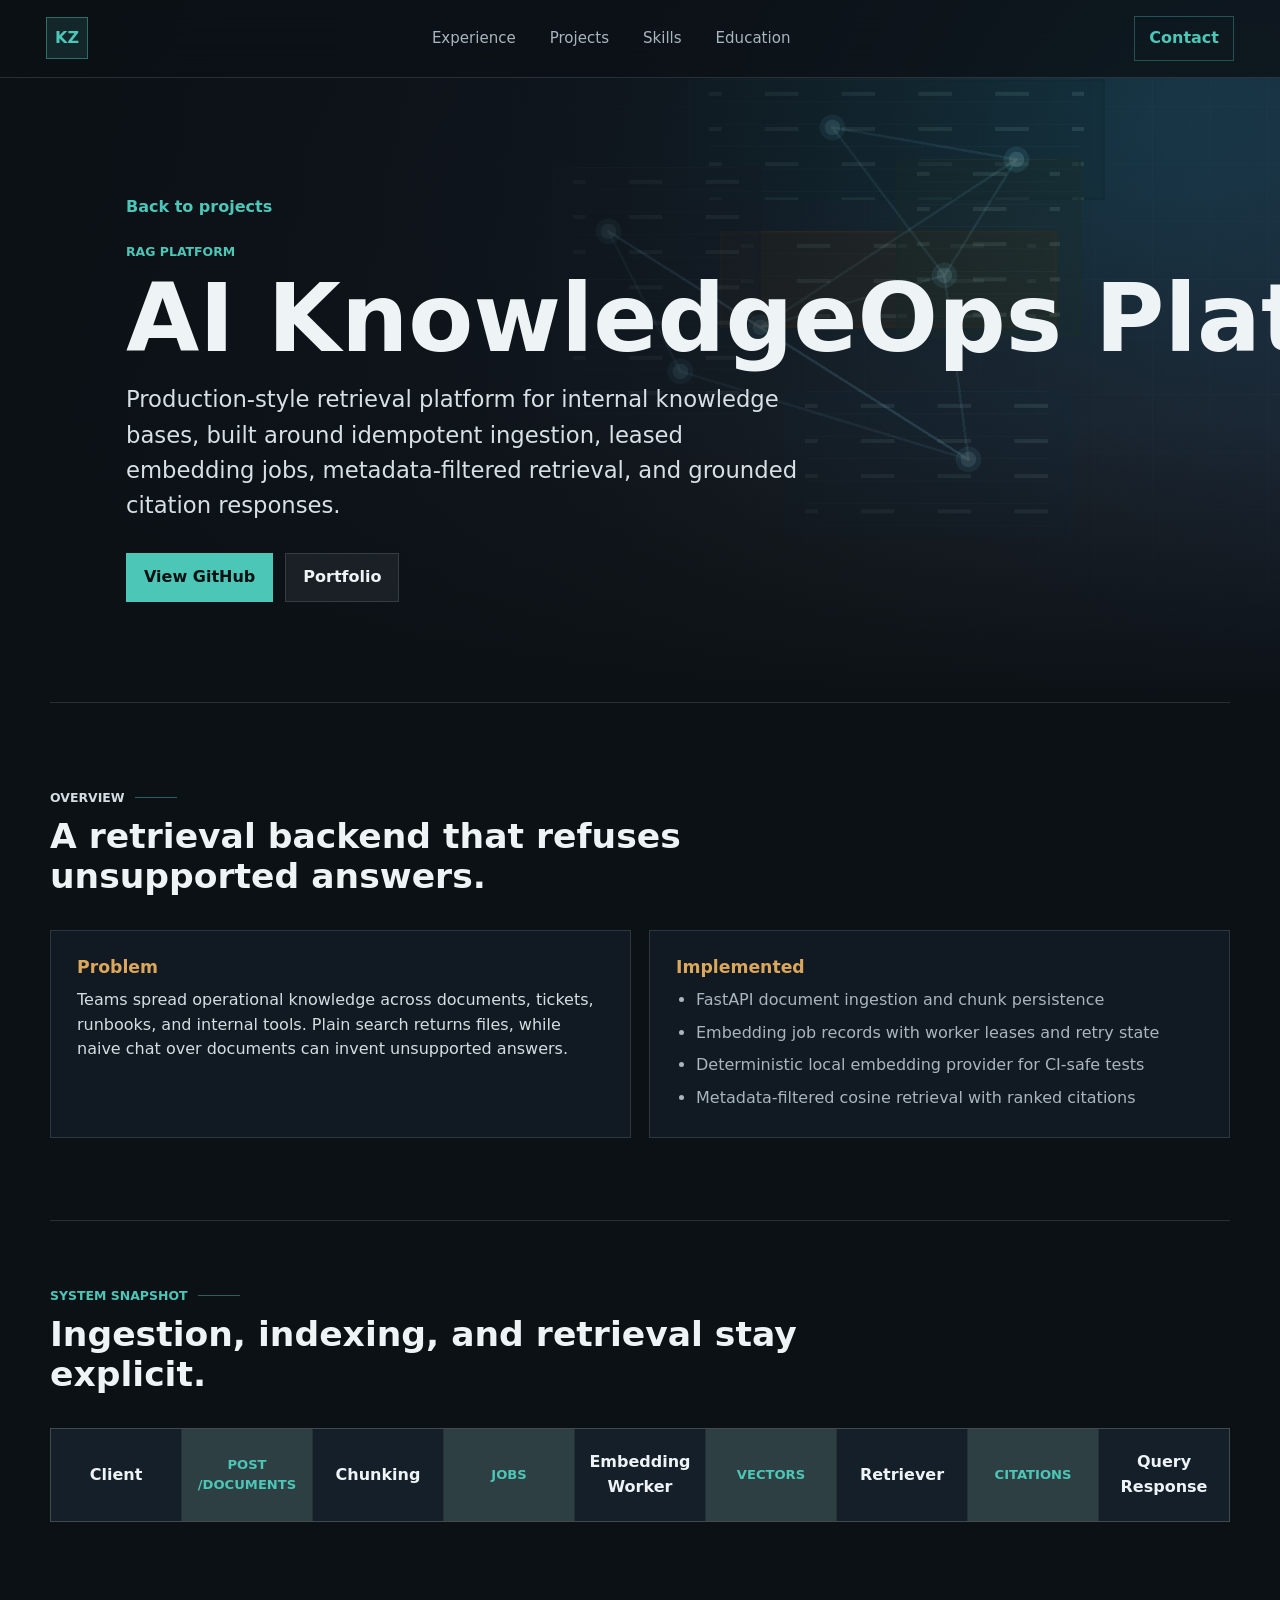
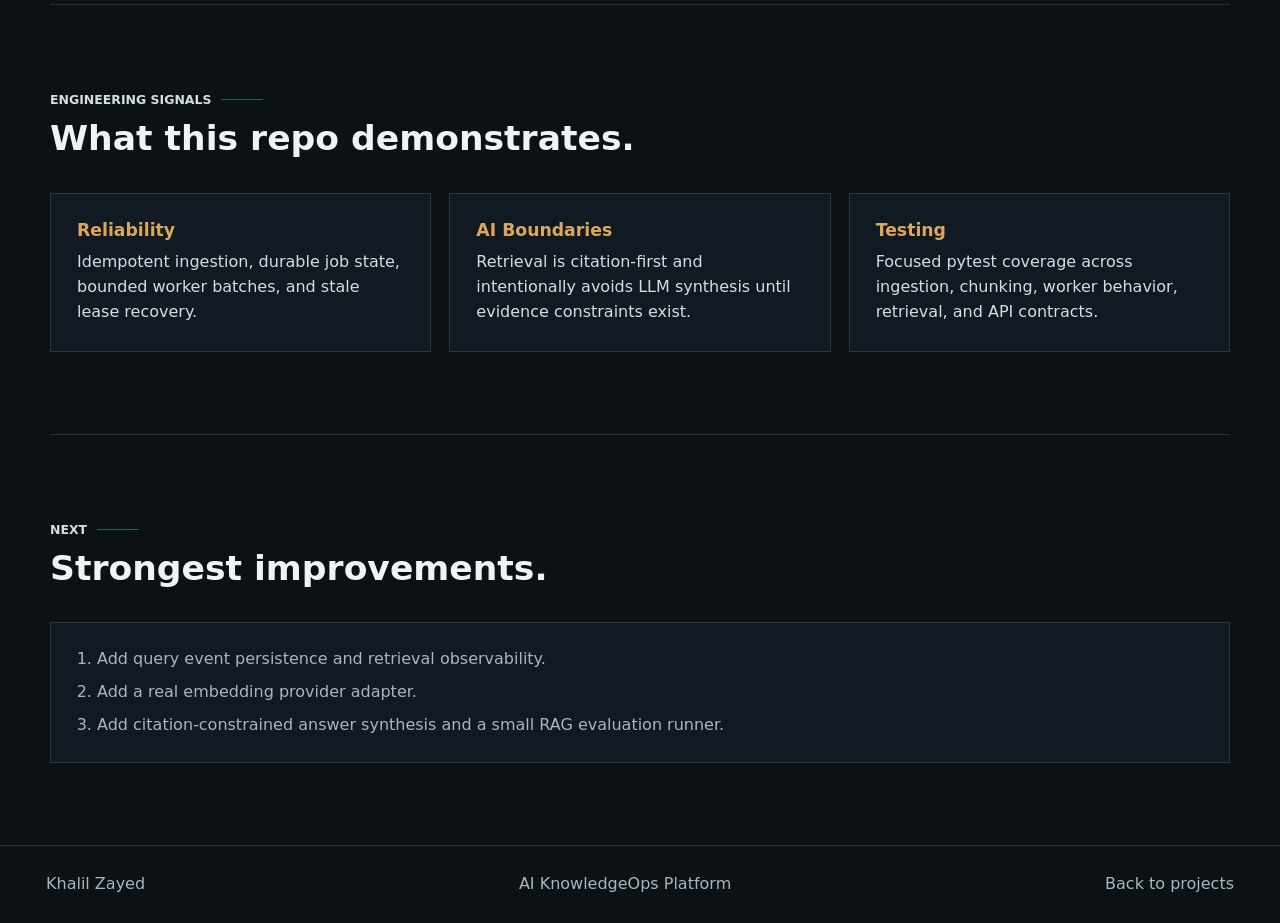
<file: projects/ai-knowledgeops-platform.html>
<!doctype html>
<html lang="en">
  <head>
    <meta charset="utf-8" />
    <meta name="viewport" content="width=device-width, initial-scale=1" />
    <meta
      name="description"
      content="AI KnowledgeOps Platform project detail: production-style retrieval platform with ingestion, embedding jobs, retrieval, and citation evidence."
    />
    <title>AI KnowledgeOps Platform | Khalil Zayed</title>
    <link rel="preload" href="../assets/hero-tech-workspace.png" as="image" />
    <link rel="stylesheet" href="../styles.css" />
  </head>
  <body>
    <header class="site-header" data-header>
      <a class="brand" href="../index.html#top" aria-label="Khalil Zayed home">KZ</a>
      <nav class="nav" aria-label="Primary navigation">
        <a href="../index.html#experience">Experience</a>
        <a href="../index.html#projects">Projects</a>
        <a href="../index.html#skills">Skills</a>
        <a href="../index.html#education">Education</a>
      </nav>
      <a class="header-action" href="mailto:khalilzayedca@gmail.com">Contact</a>
    </header>

    <main class="detail-main">
      <section class="detail-hero" aria-labelledby="project-title">
        <img
          class="detail-media"
          src="../assets/hero-tech-workspace.png"
          alt="AI system dashboards and architecture panels"
        />
        <div class="detail-scrim"></div>
        <div class="detail-hero-content">
          <a class="back-link" href="../index.html#projects">Back to projects</a>
          <p class="eyebrow">RAG Platform</p>
          <h1 id="project-title">AI KnowledgeOps Platform</h1>
          <p class="hero-copy">
            Production-style retrieval platform for internal knowledge bases, built around
            idempotent ingestion, leased embedding jobs, metadata-filtered retrieval, and
            grounded citation responses.
          </p>
          <div class="hero-actions">
            <a class="button primary" href="https://github.com/Zayedkz/ai-knowledgeops-platform">View GitHub</a>
            <a class="button secondary" href="../index.html#projects">Portfolio</a>
          </div>
        </div>
      </section>

      <section class="section detail-section" aria-labelledby="overview-title">
        <div class="section-heading">
          <p class="eyebrow">Overview</p>
          <h2 id="overview-title">A retrieval backend that refuses unsupported answers.</h2>
        </div>
        <div class="detail-grid">
          <div>
            <h3>Problem</h3>
            <p>
              Teams spread operational knowledge across documents, tickets, runbooks,
              and internal tools. Plain search returns files, while naive chat over
              documents can invent unsupported answers.
            </p>
          </div>
          <div>
            <h3>Implemented</h3>
            <ul class="detail-list">
              <li>FastAPI document ingestion and chunk persistence</li>
              <li>Embedding job records with worker leases and retry state</li>
              <li>Deterministic local embedding provider for CI-safe tests</li>
              <li>Metadata-filtered cosine retrieval with ranked citations</li>
            </ul>
          </div>
        </div>
      </section>

      <section class="section snapshot-section" aria-labelledby="snapshot-title">
        <div class="section-heading">
          <p class="eyebrow">System Snapshot</p>
          <h2 id="snapshot-title">Ingestion, indexing, and retrieval stay explicit.</h2>
        </div>
        <div class="system-snapshot">
          <div class="snapshot-node">Client</div>
          <div class="snapshot-arrow">POST /documents</div>
          <div class="snapshot-node">Chunking</div>
          <div class="snapshot-arrow">jobs</div>
          <div class="snapshot-node">Embedding Worker</div>
          <div class="snapshot-arrow">vectors</div>
          <div class="snapshot-node">Retriever</div>
          <div class="snapshot-arrow">citations</div>
          <div class="snapshot-node">Query Response</div>
        </div>
      </section>

      <section class="section detail-section" aria-labelledby="signals-title">
        <div class="section-heading">
          <p class="eyebrow">Engineering Signals</p>
          <h2 id="signals-title">What this repo demonstrates.</h2>
        </div>
        <div class="detail-grid three">
          <div>
            <h3>Reliability</h3>
            <p>Idempotent ingestion, durable job state, bounded worker batches, and stale lease recovery.</p>
          </div>
          <div>
            <h3>AI Boundaries</h3>
            <p>Retrieval is citation-first and intentionally avoids LLM synthesis until evidence constraints exist.</p>
          </div>
          <div>
            <h3>Testing</h3>
            <p>Focused pytest coverage across ingestion, chunking, worker behavior, retrieval, and API contracts.</p>
          </div>
        </div>
      </section>

      <section class="section next-section" aria-labelledby="next-title">
        <div class="section-heading">
          <p class="eyebrow">Next</p>
          <h2 id="next-title">Strongest improvements.</h2>
        </div>
        <ol class="numbered-list">
          <li>Add query event persistence and retrieval observability.</li>
          <li>Add a real embedding provider adapter.</li>
          <li>Add citation-constrained answer synthesis and a small RAG evaluation runner.</li>
        </ol>
      </section>
    </main>

    <footer class="footer">
      <span>Khalil Zayed</span>
      <span>AI KnowledgeOps Platform</span>
      <span><a href="../index.html#projects">Back to projects</a></span>
    </footer>
  </body>
</html>
</file>
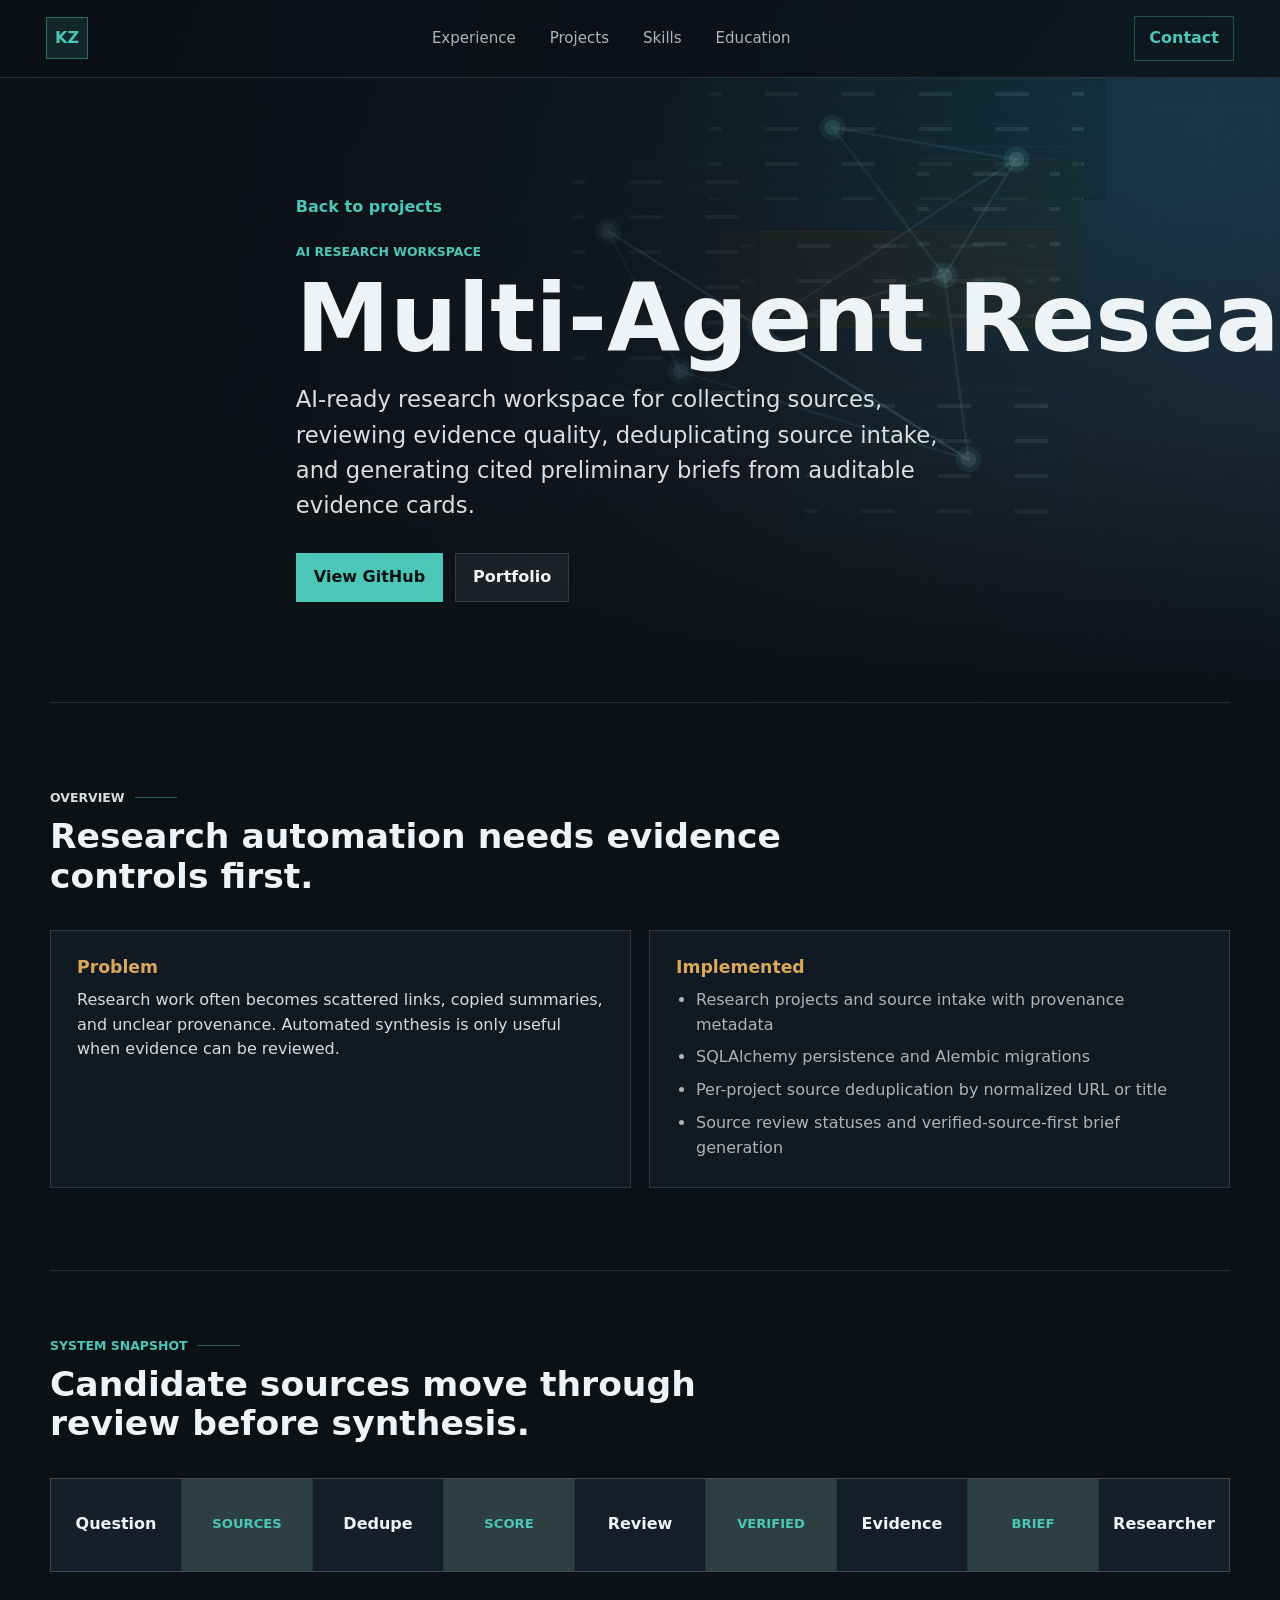
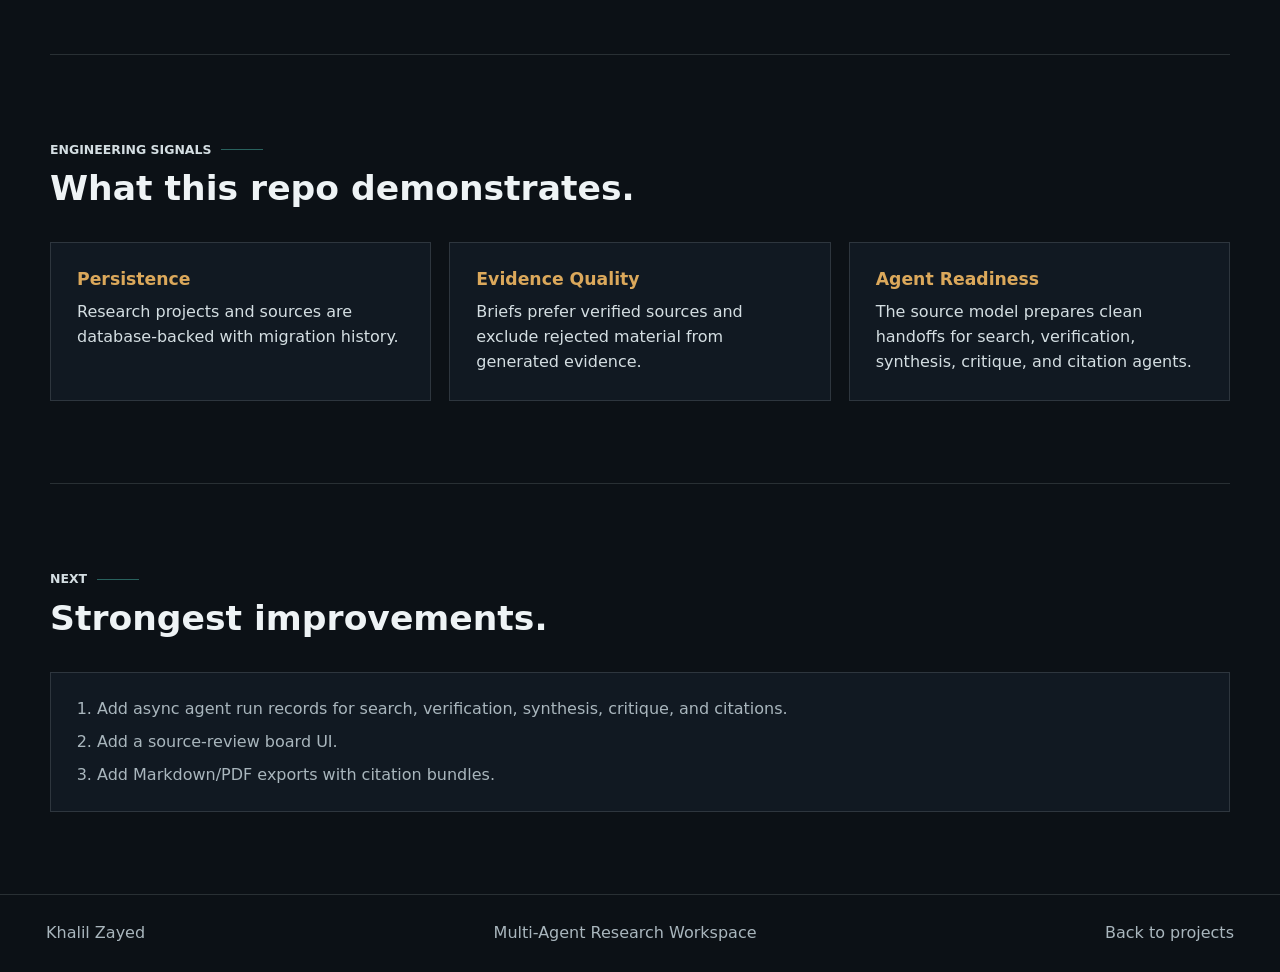
<file: projects/multi-agent-research-workspace.html>
<!doctype html>
<html lang="en">
  <head>
    <meta charset="utf-8" />
    <meta name="viewport" content="width=device-width, initial-scale=1" />
    <meta
      name="description"
      content="Multi-Agent Research Workspace project detail: source intake, credibility scoring, source review workflow, deduplication, and cited preliminary briefs."
    />
    <title>Multi-Agent Research Workspace | Khalil Zayed</title>
    <link rel="preload" href="../assets/hero-tech-workspace.png" as="image" />
    <link rel="stylesheet" href="../styles.css" />
  </head>
  <body>
    <header class="site-header" data-header>
      <a class="brand" href="../index.html#top" aria-label="Khalil Zayed home">KZ</a>
      <nav class="nav" aria-label="Primary navigation">
        <a href="../index.html#experience">Experience</a>
        <a href="../index.html#projects">Projects</a>
        <a href="../index.html#skills">Skills</a>
        <a href="../index.html#education">Education</a>
      </nav>
      <a class="header-action" href="mailto:khalilzayedca@gmail.com">Contact</a>
    </header>

    <main class="detail-main">
      <section class="detail-hero" aria-labelledby="project-title">
        <img class="detail-media" src="../assets/hero-tech-workspace.png" alt="Research workspace dashboard" />
        <div class="detail-scrim"></div>
        <div class="detail-hero-content">
          <a class="back-link" href="../index.html#projects">Back to projects</a>
          <p class="eyebrow">AI Research Workspace</p>
          <h1 id="project-title">Multi-Agent Research Workspace</h1>
          <p class="hero-copy">
            AI-ready research workspace for collecting sources, reviewing evidence quality,
            deduplicating source intake, and generating cited preliminary briefs from
            auditable evidence cards.
          </p>
          <div class="hero-actions">
            <a class="button primary" href="https://github.com/Zayedkz/multi-agent-research-workspace">View GitHub</a>
            <a class="button secondary" href="../index.html#projects">Portfolio</a>
          </div>
        </div>
      </section>

      <section class="section detail-section" aria-labelledby="overview-title">
        <div class="section-heading">
          <p class="eyebrow">Overview</p>
          <h2 id="overview-title">Research automation needs evidence controls first.</h2>
        </div>
        <div class="detail-grid">
          <div>
            <h3>Problem</h3>
            <p>
              Research work often becomes scattered links, copied summaries, and unclear
              provenance. Automated synthesis is only useful when evidence can be reviewed.
            </p>
          </div>
          <div>
            <h3>Implemented</h3>
            <ul class="detail-list">
              <li>Research projects and source intake with provenance metadata</li>
              <li>SQLAlchemy persistence and Alembic migrations</li>
              <li>Per-project source deduplication by normalized URL or title</li>
              <li>Source review statuses and verified-source-first brief generation</li>
            </ul>
          </div>
        </div>
      </section>

      <section class="section snapshot-section" aria-labelledby="snapshot-title">
        <div class="section-heading">
          <p class="eyebrow">System Snapshot</p>
          <h2 id="snapshot-title">Candidate sources move through review before synthesis.</h2>
        </div>
        <div class="system-snapshot">
          <div class="snapshot-node">Question</div>
          <div class="snapshot-arrow">sources</div>
          <div class="snapshot-node">Dedupe</div>
          <div class="snapshot-arrow">score</div>
          <div class="snapshot-node">Review</div>
          <div class="snapshot-arrow">verified</div>
          <div class="snapshot-node">Evidence</div>
          <div class="snapshot-arrow">brief</div>
          <div class="snapshot-node">Researcher</div>
        </div>
      </section>

      <section class="section detail-section" aria-labelledby="signals-title">
        <div class="section-heading">
          <p class="eyebrow">Engineering Signals</p>
          <h2 id="signals-title">What this repo demonstrates.</h2>
        </div>
        <div class="detail-grid three">
          <div>
            <h3>Persistence</h3>
            <p>Research projects and sources are database-backed with migration history.</p>
          </div>
          <div>
            <h3>Evidence Quality</h3>
            <p>Briefs prefer verified sources and exclude rejected material from generated evidence.</p>
          </div>
          <div>
            <h3>Agent Readiness</h3>
            <p>The source model prepares clean handoffs for search, verification, synthesis, critique, and citation agents.</p>
          </div>
        </div>
      </section>

      <section class="section next-section" aria-labelledby="next-title">
        <div class="section-heading">
          <p class="eyebrow">Next</p>
          <h2 id="next-title">Strongest improvements.</h2>
        </div>
        <ol class="numbered-list">
          <li>Add async agent run records for search, verification, synthesis, critique, and citations.</li>
          <li>Add a source-review board UI.</li>
          <li>Add Markdown/PDF exports with citation bundles.</li>
        </ol>
      </section>
    </main>

    <footer class="footer">
      <span>Khalil Zayed</span>
      <span>Multi-Agent Research Workspace</span>
      <span><a href="../index.html#projects">Back to projects</a></span>
    </footer>
  </body>
</html>
</file>
<file: styles.css>
:root {
  --bg: #0c1116;
  --panel: #111922;
  --panel-2: #17212c;
  --text: #eef3f5;
  --muted: #a9b6bd;
  --line: rgba(219, 231, 235, 0.14);
  --teal: #4cc6b7;
  --amber: #dba85b;
  --blue: #83a8d8;
  --max: 1180px;
}

* {
  box-sizing: border-box;
}

html {
  scroll-behavior: smooth;
}

body {
  margin: 0;
  background: var(--bg);
  color: var(--text);
  font-family:
    Inter, ui-sans-serif, system-ui, -apple-system, BlinkMacSystemFont, "Segoe UI", sans-serif;
  line-height: 1.55;
}

a {
  color: inherit;
  text-decoration: none;
}

.site-header {
  position: fixed;
  inset: 0 0 auto 0;
  z-index: 10;
  display: grid;
  grid-template-columns: auto 1fr auto;
  align-items: center;
  gap: 24px;
  padding: 16px clamp(18px, 4vw, 46px);
  background: rgba(12, 17, 22, 0.78);
  border-bottom: 1px solid var(--line);
  backdrop-filter: blur(18px);
}

.brand {
  display: grid;
  place-items: center;
  width: 42px;
  height: 42px;
  border: 1px solid rgba(76, 198, 183, 0.45);
  background: rgba(76, 198, 183, 0.12);
  color: var(--teal);
  font-weight: 800;
}

.nav {
  display: flex;
  justify-content: center;
  gap: clamp(14px, 2.8vw, 34px);
  color: var(--muted);
  font-size: 0.94rem;
}

.nav a,
.header-action {
  transition:
    color 160ms ease,
    border-color 160ms ease;
}

.nav a:hover,
.header-action:hover {
  color: var(--text);
}

.header-action {
  color: var(--teal);
  border: 1px solid rgba(76, 198, 183, 0.35);
  padding: 9px 14px;
  font-weight: 700;
}

.hero {
  position: relative;
  min-height: 92vh;
  display: grid;
  align-items: end;
  overflow: hidden;
}

.hero-media,
.hero-scrim {
  position: absolute;
  inset: 0;
  width: 100%;
  height: 100%;
}

.hero-media {
  object-fit: cover;
}

.hero-scrim {
  background:
    linear-gradient(90deg, rgba(12, 17, 22, 0.98) 0%, rgba(12, 17, 22, 0.82) 42%, rgba(12, 17, 22, 0.42) 100%),
    linear-gradient(0deg, var(--bg) 0%, rgba(12, 17, 22, 0) 36%);
}

.hero-content {
  position: relative;
  z-index: 1;
  width: min(var(--max), calc(100% - 36px));
  margin: 0 auto;
  padding: 132px 0 72px;
}

.eyebrow {
  margin: 0 0 10px;
  color: var(--teal);
  font-size: 0.78rem;
  font-weight: 800;
  letter-spacing: 0;
  text-transform: uppercase;
}

h1,
h2,
h3,
p {
  margin-top: 0;
}

h1 {
  max-width: none;
  margin-bottom: 18px;
  font-size: clamp(3.4rem, 7.4vw, 6.8rem);
  line-height: 0.98;
  letter-spacing: 0;
  white-space: nowrap;
}

h2 {
  max-width: 760px;
  font-size: clamp(1.65rem, 2.7vw, 2.55rem);
  line-height: 1.14;
  letter-spacing: 0;
}

h3 {
  margin-bottom: 9px;
  font-size: 1.08rem;
  line-height: 1.25;
}

.hero-copy {
  max-width: 690px;
  color: #d7e0e4;
  font-size: clamp(1.08rem, 2vw, 1.42rem);
}

.hero-actions,
.contact-actions {
  display: flex;
  flex-wrap: wrap;
  gap: 12px;
  margin: 30px 0;
}

.button {
  display: inline-flex;
  align-items: center;
  justify-content: center;
  min-height: 44px;
  padding: 11px 17px;
  border: 1px solid var(--line);
  font-weight: 800;
  transition:
    transform 160ms ease,
    background 160ms ease,
    border-color 160ms ease;
}

.button:hover {
  transform: translateY(-1px);
}

.button.primary {
  background: var(--teal);
  color: #071111;
  border-color: var(--teal);
}

.button.secondary {
  background: rgba(238, 243, 245, 0.06);
  color: var(--text);
}

.hero-metrics {
  display: grid;
  grid-template-columns: repeat(3, minmax(0, 1fr));
  gap: 1px;
  max-width: 860px;
  margin: 34px 0 0;
  border: 1px solid var(--line);
  background: var(--line);
}

.hero-metrics div {
  min-height: 112px;
  padding: 18px;
  background: rgba(13, 20, 26, 0.82);
}

.hero-metrics dt {
  margin-bottom: 4px;
  color: var(--amber);
  font-size: 1.52rem;
  font-weight: 900;
}

.hero-metrics dd {
  margin: 0;
  color: var(--muted);
}

.section {
  width: min(var(--max), calc(100% - 36px));
  margin: 0 auto;
  padding: 82px 0;
  border-top: 1px solid var(--line);
}

.section-heading {
  max-width: 860px;
  margin-right: auto;
  margin-left: 0;
  margin-bottom: 34px;
  text-align: left;
}

.section-heading h2 {
  margin-bottom: 0;
}

.section-heading .eyebrow {
  display: inline-flex;
  align-items: center;
  gap: 10px;
}

.section-heading .eyebrow::after {
  content: "";
  width: 42px;
  height: 1px;
  background: rgba(76, 198, 183, 0.45);
}

.profile-grid {
  display: grid;
  grid-template-columns: repeat(2, minmax(0, 1fr));
  gap: 36px;
  color: #d4dee2;
  font-size: 1.14rem;
}

.timeline {
  display: grid;
  gap: 20px;
}

.role,
.project-card,
.skill-group,
.education-panel {
  border: 1px solid var(--line);
  background: var(--panel);
}

.role {
  padding: clamp(20px, 4vw, 32px);
}

.role-meta,
.project-topline {
  display: flex;
  flex-wrap: wrap;
  gap: 10px 18px;
  margin-bottom: 16px;
  color: var(--muted);
  font-size: 0.88rem;
}

.role ul,
.project-points {
  margin: 14px 0 0;
  padding-left: 20px;
  color: var(--muted);
}

.role li + li,
.project-points li + li {
  margin-top: 8px;
}

.project-toolbar {
  display: flex;
  flex-wrap: wrap;
  gap: 10px;
  margin-bottom: 22px;
}

.filter-button {
  min-height: 38px;
  padding: 8px 13px;
  color: var(--muted);
  background: rgba(238, 243, 245, 0.04);
  border: 1px solid var(--line);
  cursor: pointer;
  font: inherit;
  font-weight: 800;
}

.filter-button.active,
.filter-button:hover {
  color: #071111;
  background: var(--teal);
  border-color: var(--teal);
}

.project-grid {
  display: grid;
  grid-template-columns: repeat(2, minmax(0, 1fr));
  gap: 18px;
}

.project-card {
  display: flex;
  min-height: 370px;
  flex-direction: column;
  padding: 24px;
  background:
    linear-gradient(180deg, rgba(76, 198, 183, 0.08), rgba(76, 198, 183, 0)),
    var(--panel);
}

.project-card[hidden] {
  display: none;
}

.project-topline {
  justify-content: space-between;
}

.project-topline span {
  color: var(--amber);
  font-weight: 800;
}

.project-links {
  display: inline-flex;
  flex-wrap: wrap;
  gap: 10px;
  justify-content: flex-end;
}

.project-topline a,
.back-link {
  color: var(--teal);
  font-weight: 800;
}

.project-card p {
  color: #d4dee2;
  margin-bottom: 18px;
}

.project-points {
  margin-top: auto;
}

.skills-layout {
  display: grid;
  grid-template-columns: repeat(3, minmax(0, 1fr));
  gap: 18px;
}

.skill-group {
  padding: 24px;
  background: var(--panel-2);
}

.skill-group h3,
.education-panel h3 {
  color: var(--text);
}

.skill-group p,
.education-panel p {
  color: var(--muted);
}

.education-panel {
  display: grid;
  grid-template-columns: 1fr 0.7fr;
  gap: 24px;
  padding: 28px;
}

.contact-section {
  display: grid;
  grid-template-columns: 1fr auto;
  gap: 32px;
  align-items: center;
  width: min(var(--max), calc(100% - 36px));
  margin: 0 auto 70px;
  padding: 42px;
  border: 1px solid rgba(76, 198, 183, 0.3);
  background: #101a1f;
}

.contact-section h2 {
  margin-bottom: 0;
  font-size: clamp(1.8rem, 3.4vw, 3.2rem);
}

.footer {
  display: flex;
  flex-wrap: wrap;
  justify-content: space-between;
  gap: 16px;
  padding: 26px clamp(18px, 4vw, 46px);
  color: var(--muted);
  border-top: 1px solid var(--line);
}

.detail-main {
  background: var(--bg);
}

.detail-hero {
  position: relative;
  min-height: 78vh;
  display: grid;
  align-items: end;
  overflow: hidden;
}

.detail-media,
.detail-scrim {
  position: absolute;
  inset: 0;
  width: 100%;
  height: 100%;
}

.detail-media {
  object-fit: cover;
}

.detail-scrim {
  background:
    linear-gradient(90deg, rgba(12, 17, 22, 0.98) 0%, rgba(12, 17, 22, 0.84) 48%, rgba(12, 17, 22, 0.52) 100%),
    linear-gradient(0deg, var(--bg) 0%, rgba(12, 17, 22, 0) 40%);
}

.detail-hero-content {
  position: relative;
  z-index: 1;
  width: min(var(--max), calc(100% - 36px));
  margin: 0 auto;
  padding: 124px 0 70px;
}

.back-link {
  display: inline-flex;
  margin-bottom: 22px;
}

.detail-section p,
.next-section p {
  color: #d4dee2;
}

.detail-grid {
  display: grid;
  grid-template-columns: repeat(2, minmax(0, 1fr));
  gap: 18px;
}

.detail-grid.three {
  grid-template-columns: repeat(3, minmax(0, 1fr));
}

.detail-grid > div,
.numbered-list,
.system-snapshot {
  border: 1px solid var(--line);
  background: var(--panel);
}

.detail-grid > div {
  padding: 26px;
}

.detail-grid h3 {
  color: var(--amber);
}

.detail-grid p {
  margin-bottom: 0;
}

.detail-list,
.numbered-list {
  margin: 0;
  color: var(--muted);
}

.detail-list {
  padding-left: 20px;
}

.detail-list li + li,
.numbered-list li + li {
  margin-top: 8px;
}

.snapshot-section {
  padding-top: 62px;
}

.system-snapshot {
  display: grid;
  grid-template-columns: repeat(9, minmax(0, 1fr));
  gap: 1px;
  background: var(--line);
  overflow: hidden;
}

.snapshot-node,
.snapshot-arrow {
  display: grid;
  place-items: center;
  min-height: 92px;
  padding: 14px;
  text-align: center;
}

.snapshot-node {
  background: rgba(20, 31, 41, 0.98);
  color: var(--text);
  font-weight: 900;
}

.snapshot-arrow {
  background: rgba(76, 198, 183, 0.1);
  color: var(--teal);
  font-size: 0.82rem;
  font-weight: 800;
  text-transform: uppercase;
}

.numbered-list {
  padding: 24px 24px 24px 46px;
}

@media (max-width: 860px) {
  .site-header {
    grid-template-columns: auto auto;
  }

  .nav {
    display: none;
  }

  .hero {
    min-height: 860px;
  }

  .hero-scrim {
    background:
      linear-gradient(90deg, rgba(12, 17, 22, 0.98) 0%, rgba(12, 17, 22, 0.83) 100%),
      linear-gradient(0deg, var(--bg) 0%, rgba(12, 17, 22, 0) 36%);
  }

  .hero-metrics,
  .profile-grid,
  .project-grid,
  .skills-layout,
  .education-panel,
  .contact-section,
  .detail-grid,
  .detail-grid.three,
  .system-snapshot {
    grid-template-columns: 1fr;
  }

  .hero-metrics div {
    min-height: auto;
  }

  .section {
    padding: 64px 0;
  }

  .section-heading {
    margin-bottom: 28px;
  }

  .project-card {
    min-height: auto;
  }

  .contact-section {
    padding: 28px;
  }

  .snapshot-node,
  .snapshot-arrow {
    min-height: auto;
  }
}

@media (max-width: 520px) {
  .site-header {
    padding: 12px 14px;
  }

  .header-action {
    padding: 8px 10px;
  }

  h1 {
    font-size: clamp(2.55rem, 14vw, 3.3rem);
  }

  h2 {
    font-size: 1.65rem;
  }

  .hero-content {
    width: calc(100% - 28px);
    padding-bottom: 48px;
  }

  .section,
  .contact-section {
    width: calc(100% - 28px);
  }
}
</file>
